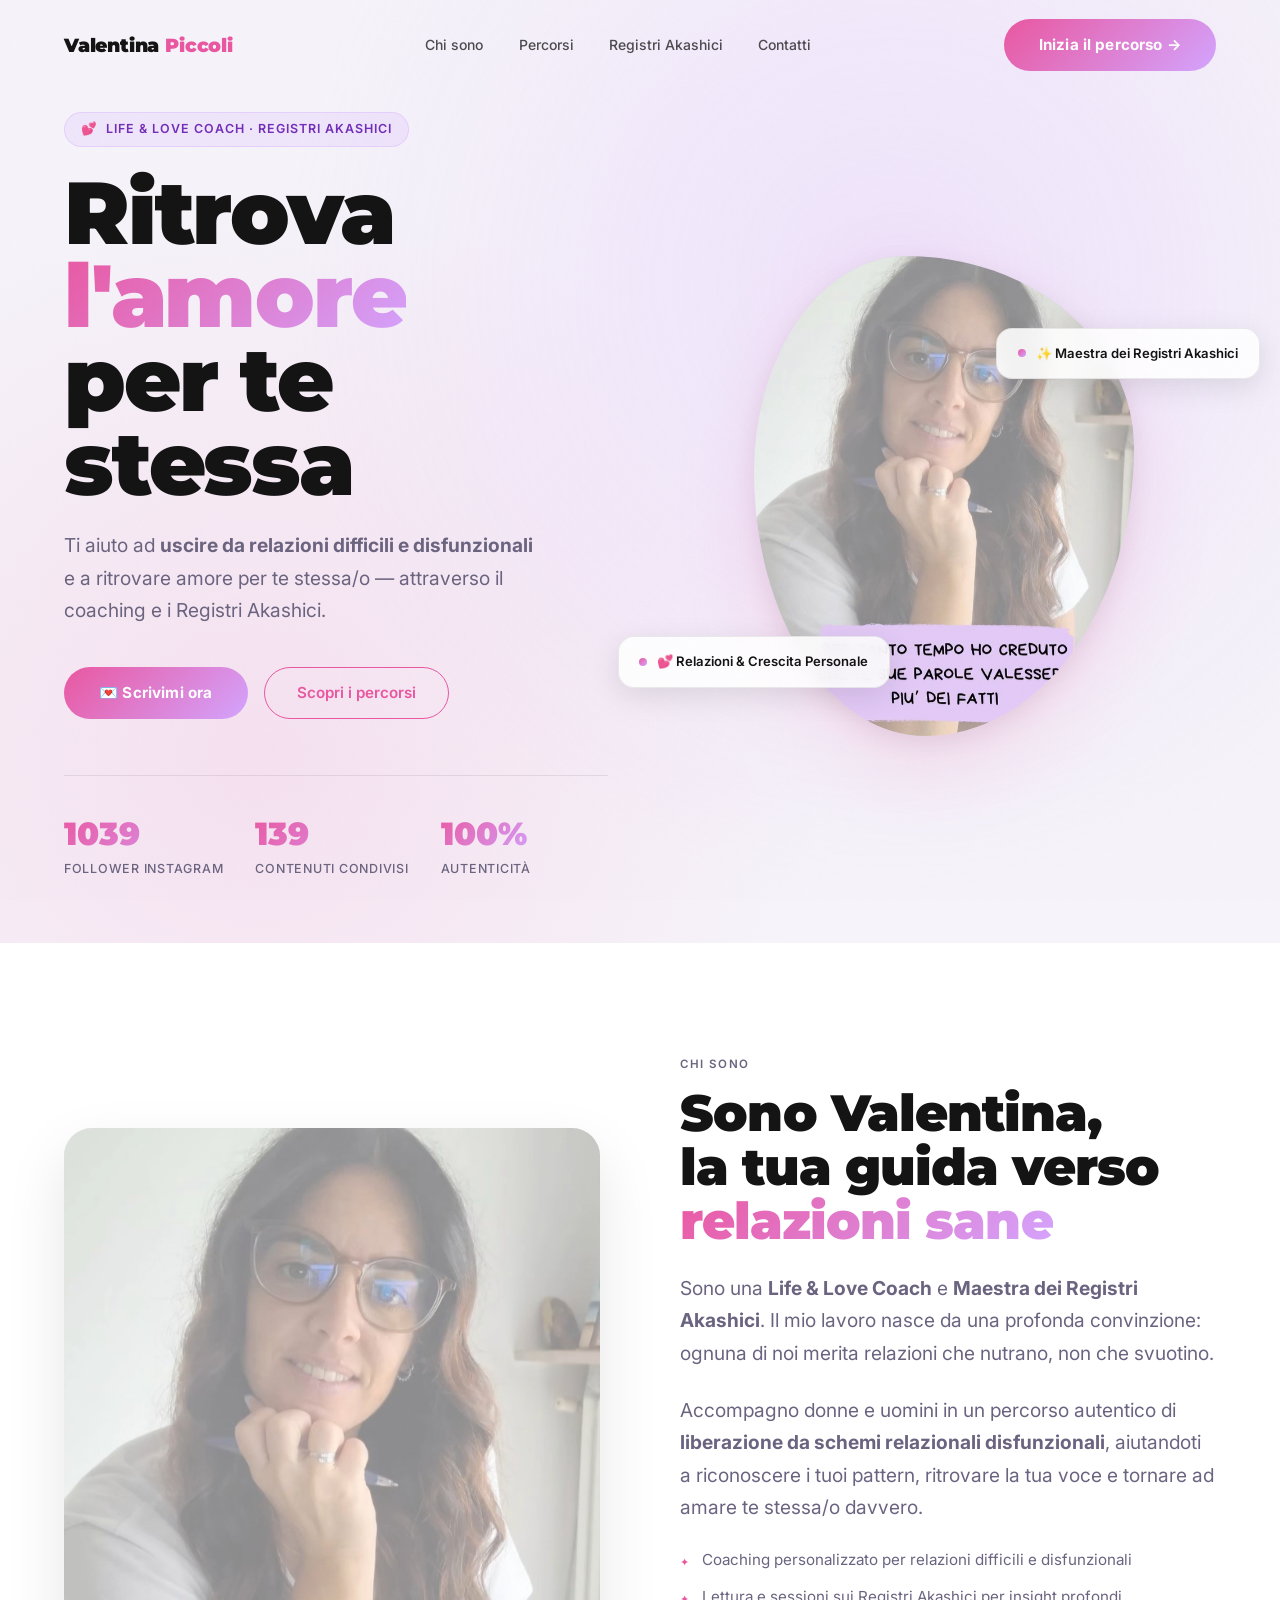
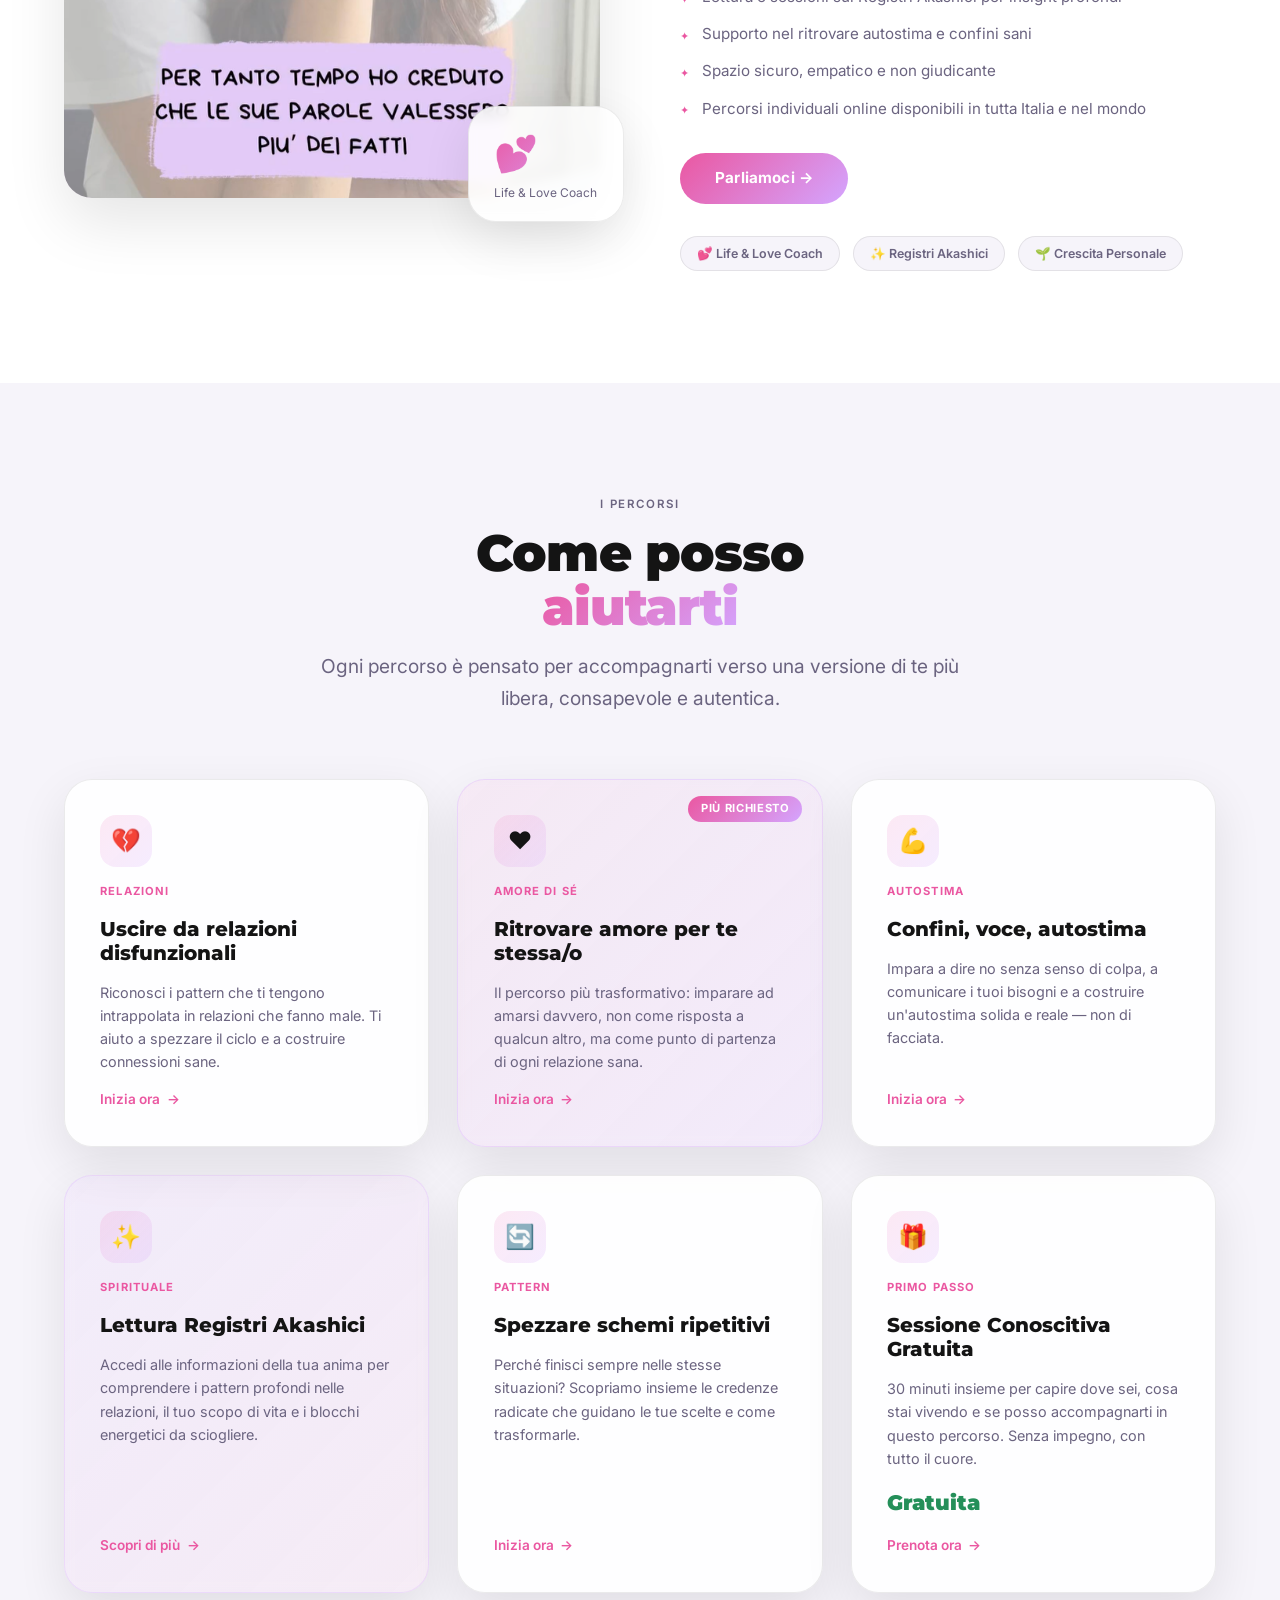
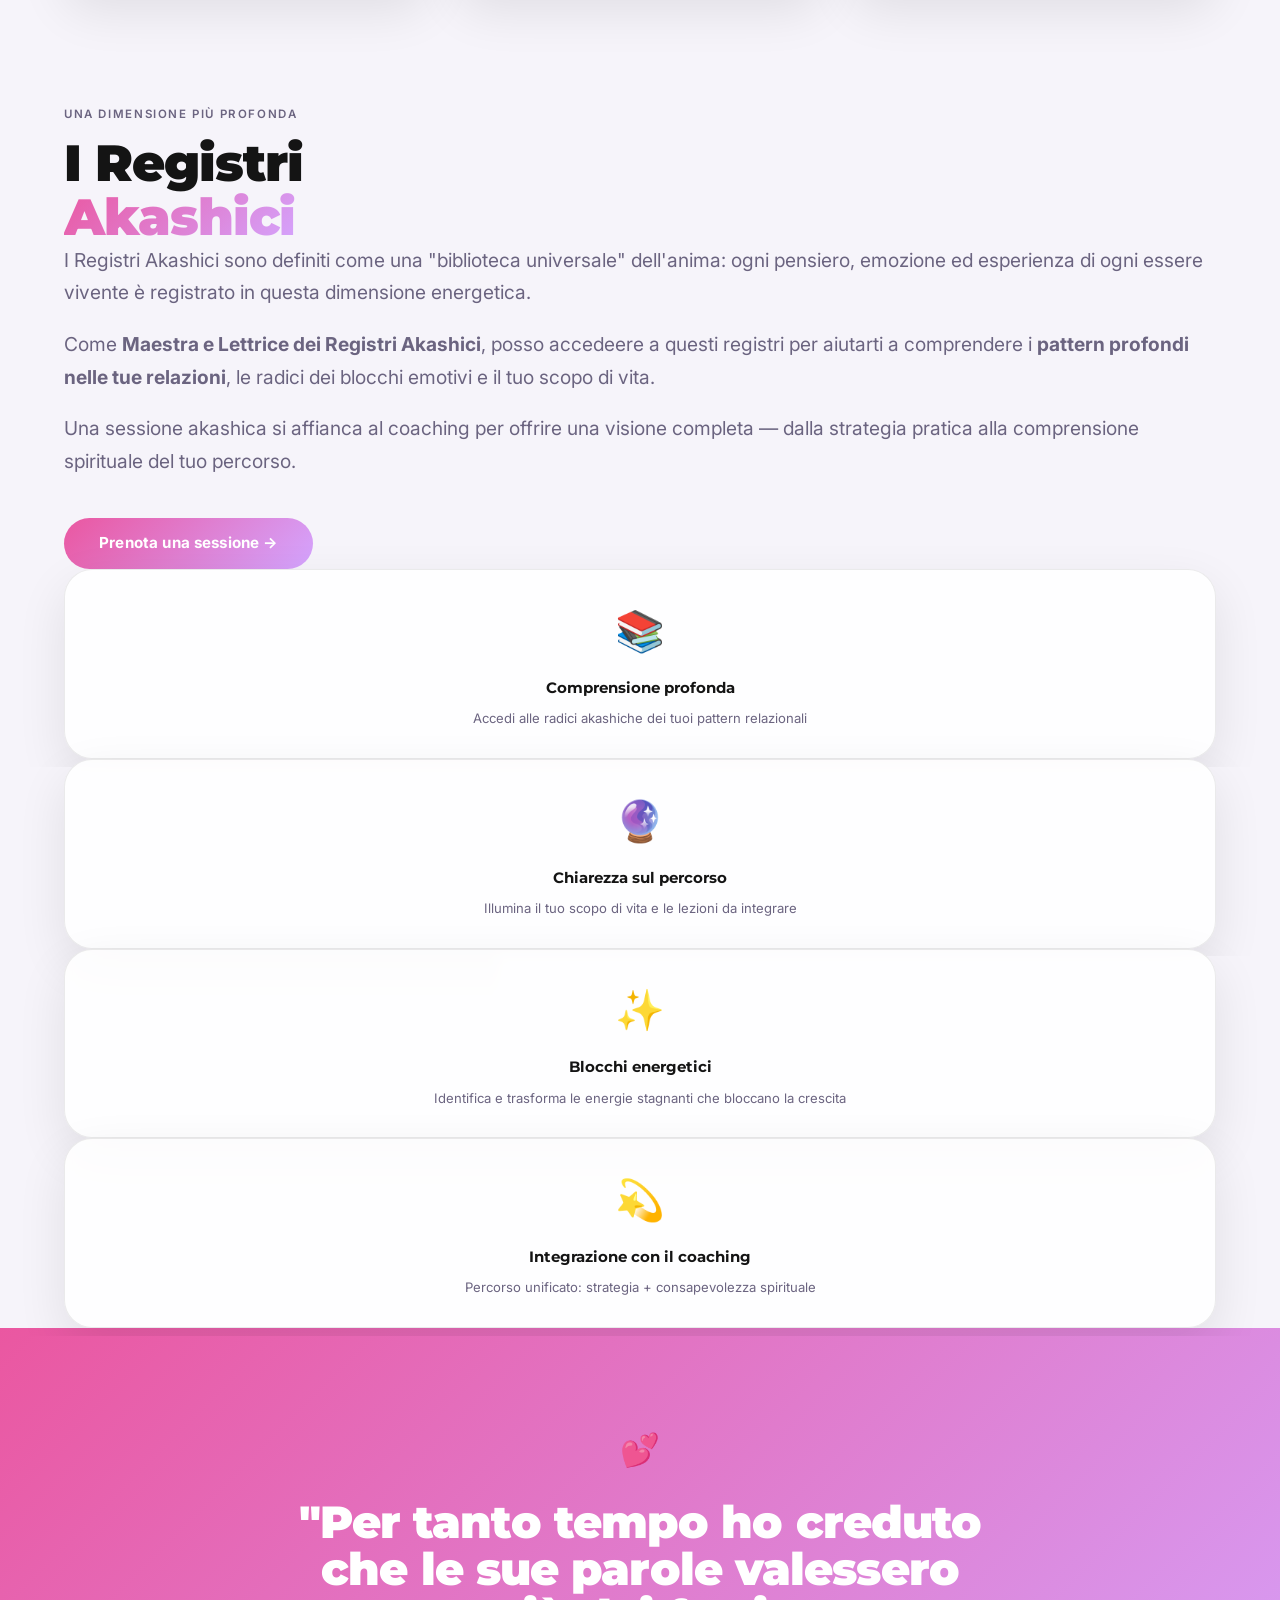
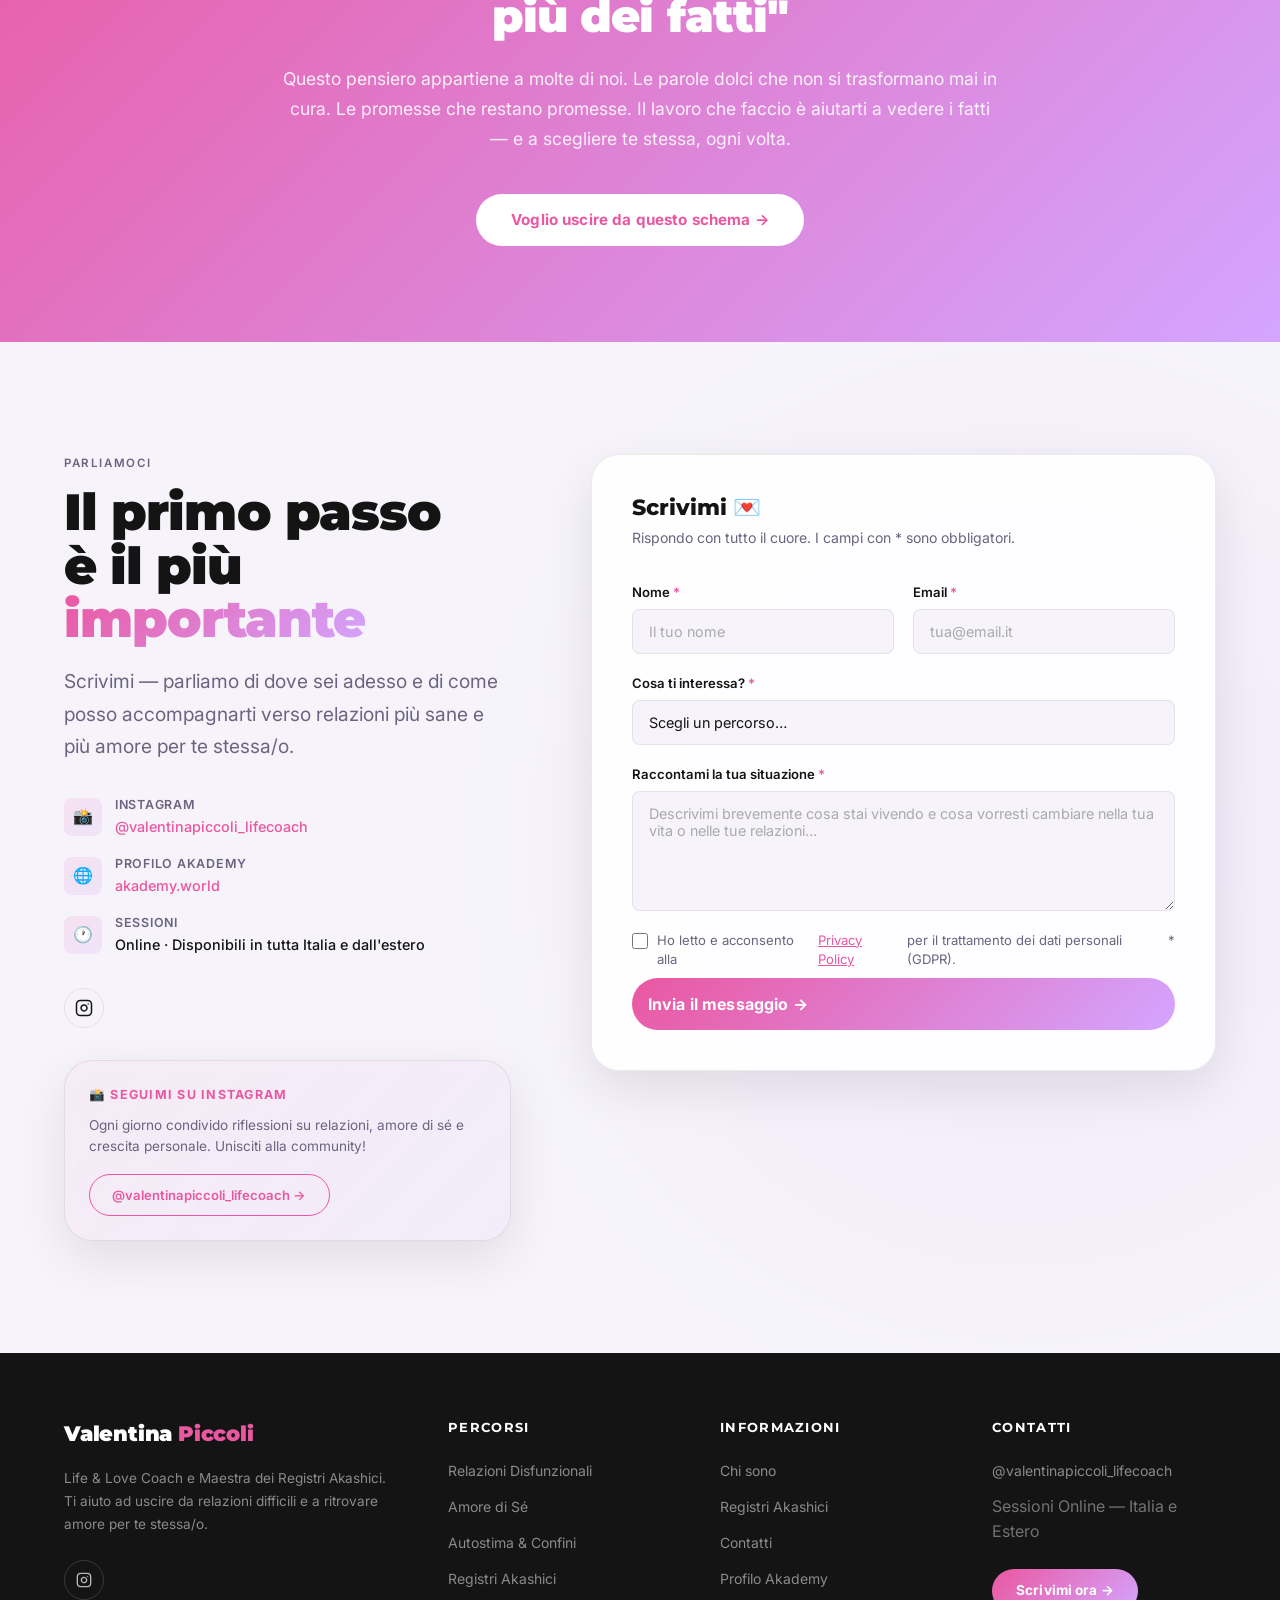
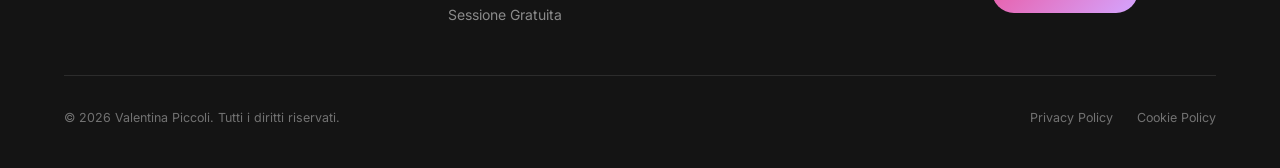
<file: index.html>
<!DOCTYPE html>
<html lang="it">

<head>
  <meta charset="UTF-8" />
  <meta name="viewport" content="width=device-width, initial-scale=1.0" />

  <!-- SEO Meta Tags -->
  <title>Valentina Piccoli — Life & Love Coach | Registri Akashici</title>
  <meta name="description"
    content="Ti aiuto ad uscire da relazioni difficili e disfunzionali e a ritrovare amore per te stessa/o. Life & Love Coach certificata e Maestra dei Registri Akashici." />
  <meta name="keywords"
    content="Valentina Piccoli, life coach, love coach, registri akashici, relazioni disfunzionali, coach relazioni, crescita personale" />
  <meta name="robots" content="index, follow" />
  <link rel="canonical" href="https://valentinapiccoli-lifecoach.github.io" />

  <!-- Open Graph -->
  <meta property="og:title" content="Valentina Piccoli — Life & Love Coach" />
  <meta property="og:description"
    content="Ti aiuto ad uscire da relazioni difficili e disfunzionali e a ritrovare amore per te stessa/o." />
  <meta property="og:type" content="website" />
  <meta property="og:url" content="https://valentinapiccoli-lifecoach.github.io" />
  <meta property="og:image" content="./assets/images/valentina-piccoli.png" />
  <meta property="og:locale" content="it_IT" />

  <!-- Twitter Card -->
  <meta name="twitter:card" content="summary_large_image" />
  <meta name="twitter:title" content="Valentina Piccoli — Life & Love Coach" />
  <meta name="twitter:description" content="Relazioni difficili? Ti aiuto a ritrovare amore per te stessa/o." />

  <!-- Schema.org -->
  <script type="application/ld+json">
  {
    "@context": "https://schema.org",
    "@type": ["Person", "LocalBusiness"],
    "name": "Valentina Piccoli",
    "jobTitle": "Life & Love Coach | Maestra dei Registri Akashici",
    "description": "Ti aiuto ad uscire da relazioni difficili e disfunzionali e a ritrovare amore per te stessa/o. Maestra e Lettrice dei Registri Akashici.",
    "url": "https://valentinapiccoli-lifecoach.github.io",
    "sameAs": [
      "https://www.instagram.com/valentinapiccoli_lifecoach",
      "https://akademy.world/consulting/valentina-piccoli/"
    ],
    "knowsAbout": ["Life coaching", "Love coaching", "Registri Akashici", "Relazioni", "Crescita personale"],
    "image": "./assets/images/valentina-piccoli.png"
  }
  </script>

  <!-- Fonts -->
  <link rel="preconnect" href="https://fonts.googleapis.com" />
  <link rel="preconnect" href="https://fonts.gstatic.com" crossorigin />
  <link
    href="https://fonts.googleapis.com/css2?family=Inter:wght@300;400;500;600;700&family=Montserrat:wght@400;500;700;800;900&display=swap"
    rel="stylesheet" />

  <!-- Styles -->
  <link rel="stylesheet" href="./assets/styles.css" />
</head>

<body>

  <!-- Grain Texture Overlay -->
  <div class="grain-overlay" aria-hidden="true"></div>

  <!-- Skip Navigation (A11Y) -->
  <a href="#main-content" class="skip-link">Salta al contenuto principale</a>

  <!-- ===================== NAVBAR ===================== -->
  <header id="navbar" role="banner">
    <div class="container">
      <div class="nav-inner">
        <a href="#hero" class="nav-logo" aria-label="Valentina Piccoli — Torna in cima">
          Valentina <span>Piccoli</span>
        </a>

        <nav role="navigation" aria-label="Navigazione principale">
          <ul class="nav-links" role="list">
            <li><a href="#about" class="nav-link">Chi sono</a></li>
            <li><a href="#services" class="nav-link">Percorsi</a></li>
            <li><a href="#registri" class="nav-link">Registri Akashici</a></li>
            <li><a href="#contact" class="nav-link">Contatti</a></li>
          </ul>
        </nav>

        <div class="nav-cta">
          <a href="#contact" class="btn-primary">Inizia il percorso →</a>
        </div>

        <button class="hamburger" id="hamburger-btn" aria-label="Apri menu" aria-expanded="false"
          aria-controls="mobile-menu">
          <span></span><span></span><span></span>
        </button>
      </div>
    </div>
  </header>

  <!-- Mobile Menu -->
  <div class="mobile-menu" id="mobile-menu" role="dialog" aria-label="Menu mobile" aria-modal="true">
    <nav>
      <ul role="list" style="display:flex;flex-direction:column;align-items:center;gap:2rem;">
        <li><a href="#about" class="nav-link" data-mobile-link>Chi sono</a></li>
        <li><a href="#services" class="nav-link" data-mobile-link>Percorsi</a></li>
        <li><a href="#registri" class="nav-link" data-mobile-link>Registri Akashici</a></li>
        <li><a href="#contact" class="nav-link" data-mobile-link>Contatti</a></li>
      </ul>
    </nav>
    <a href="#contact" class="btn-primary" data-mobile-link>Inizia il percorso →</a>
  </div>

  <main id="main-content">

    <!-- ===================== HERO ===================== -->
    <section id="hero" aria-labelledby="hero-title">
      <div class="hero-gradient" aria-hidden="true"></div>
      <div class="container">
        <div class="hero-inner">

          <!-- Text Column -->
          <div class="hero-text">
            <div class="hero-badge reveal">
              <span>💕</span> Life & Love Coach · Registri Akashici
            </div>

            <h1 class="headline-xl hero-title reveal delay-1" id="hero-title">
              Ritrova<br />
              <span class="text-gradient">l'amore</span><br />
              per te stessa
            </h1>

            <p class="body-lg hero-desc reveal delay-2">
              Ti aiuto ad <strong>uscire da relazioni difficili e disfunzionali</strong>
              e a ritrovare amore per te stessa/o — attraverso il coaching e i Registri Akashici.
            </p>

            <div class="hero-cta reveal delay-3">
              <a href="#contact" class="btn-primary">
                💌 Scrivimi ora
              </a>
              <a href="#services" class="btn-outline">
                Scopri i percorsi
              </a>
            </div>

            <div class="hero-stats reveal delay-4">
              <div>
                <div class="stat-num">1039</div>
                <div class="stat-label">Follower Instagram</div>
              </div>
              <div>
                <div class="stat-num">139</div>
                <div class="stat-label">Contenuti condivisi</div>
              </div>
              <div>
                <div class="stat-num">100%</div>
                <div class="stat-label">Autenticità</div>
              </div>
            </div>
          </div>

          <!-- Image Column -->
          <div class="hero-image-wrap reveal-right delay-2">
            <div class="hero-img-container"
              style="border-radius: 40% 60% 55% 45% / 45% 40% 60% 55%; overflow:hidden; animation: morph 8s ease-in-out infinite;">
              <img src="./assets/images/valentina-piccoli.png" alt="Valentina Piccoli, Life & Love Coach" width="380"
                height="480" loading="eager" decoding="async" style="width:100%;height:100%;object-fit:cover;" />
            </div>

            <!-- Floating Cards -->
            <div class="hero-floating-card card-1" aria-hidden="true">
              <span class="dot"></span>
              💕 Relazioni & Crescita Personale
            </div>
            <div class="hero-floating-card card-2" aria-hidden="true">
              <span class="dot"></span>
              ✨ Maestra dei Registri Akashici
            </div>
          </div>

        </div>
      </div>
    </section>

    <!-- ===================== ABOUT ===================== -->
    <section id="about" aria-labelledby="about-title">
      <div class="container">
        <div class="about-inner">

          <!-- Image Column -->
          <div class="about-image-wrap reveal-left">
            <div class="about-img-container">
              <img src="./assets/images/valentina-piccoli.png" alt="Valentina Piccoli — Life & Love Coach sorridente"
                width="420" height="525" loading="lazy" decoding="async"
                style="width:100%;height:100%;object-fit:cover;" />
            </div>
            <div class="about-badge-wrap card-soft" aria-label="Life & Love Coach">
              <div class="about-badge-num text-gradient">💕</div>
              <div class="about-badge-label">Life & Love Coach</div>
            </div>
          </div>

          <!-- Text Column -->
          <div class="about-text reveal-right">
            <p class="caption">Chi sono</p>
            <h2 class="headline-lg" id="about-title">
              Sono Valentina,<br />
              la tua guida verso<br />
              <span class="text-gradient">relazioni sane</span>
            </h2>

            <p class="body-lg">
              Sono una <strong>Life & Love Coach</strong> e <strong>Maestra dei Registri Akashici</strong>.
              Il mio lavoro nasce da una profonda convinzione: ognuna di noi merita relazioni che nutrano, non che
              svuotino.
            </p>
            <p class="body-lg">
              Accompagno donne e uomini in un percorso autentico di <strong>liberazione da schemi relazionali
                disfunzionali</strong>,
              aiutandoti a riconoscere i tuoi pattern, ritrovare la tua voce e tornare ad amare te stessa/o davvero.
            </p>

            <ul class="about-list" aria-label="Il mio approccio">
              <li>Coaching personalizzato per relazioni difficili e disfunzionali</li>
              <li>Lettura e sessioni sui Registri Akashici per insight profondi</li>
              <li>Supporto nel ritrovare autostima e confini sani</li>
              <li>Spazio sicuro, empatico e non giudicante</li>
              <li>Percorsi individuali online disponibili in tutta Italia e nel mondo</li>
            </ul>

            <a href="#contact" class="btn-primary">Parliamoci →</a>

            <div class="cert-row" aria-label="Specializzazioni">
              <span class="cert-badge">💕 Life & Love Coach</span>
              <span class="cert-badge">✨ Registri Akashici</span>
              <span class="cert-badge">🌱 Crescita Personale</span>
            </div>
          </div>

        </div>
      </div>
    </section>

    <!-- ===================== SERVICES ===================== -->
    <section id="services" aria-labelledby="services-title">
      <div class="container">
        <div class="section-header reveal">
          <p class="caption">I Percorsi</p>
          <h2 class="headline-lg" id="services-title">
            Come posso<br />
            <span class="text-gradient">aiutarti</span>
          </h2>
          <p class="body-lg">Ogni percorso è pensato per accompagnarti verso una versione di te più libera, consapevole
            e autentica.</p>
        </div>

        <div class="services-grid" role="list">

          <!-- Card 1 -->
          <article class="service-card card-soft reveal delay-1" role="listitem">
            <div class="service-icon" aria-hidden="true">💔</div>
            <p class="service-tag">Relazioni</p>
            <h3 class="service-title">Uscire da relazioni disfunzionali</h3>
            <p class="service-desc">Riconosci i pattern che ti tengono intrappolata in relazioni che fanno male. Ti
              aiuto a spezzare il ciclo e a costruire connessioni sane.</p>
            <a href="#contact" class="service-cta" aria-label="Contattami per il percorso su relazioni disfunzionali">
              Inizia ora <span aria-hidden="true">→</span>
            </a>
          </article>

          <!-- Card 2 — Featured -->
          <article class="service-card card-soft reveal delay-2" role="listitem"
            style="background: linear-gradient(135deg, rgba(244,114,182,0.08), rgba(212,165,255,0.12)); border-color: rgba(212,165,255,0.3); position: relative; overflow: hidden;">
            <div
              style="position:absolute;top:1rem;right:1.2rem;padding:0.25rem 0.8rem;border-radius:9999px;background:linear-gradient(135deg,var(--primary),var(--accent));color:#fff;font-size:0.7rem;font-weight:700;letter-spacing:0.06em;">
              PIÙ RICHIESTO
            </div>
            <div class="service-icon" aria-hidden="true">❤️</div>
            <p class="service-tag">Amore di sé</p>
            <h3 class="service-title">Ritrovare amore per te stessa/o</h3>
            <p class="service-desc">Il percorso più trasformativo: imparare ad amarsi davvero, non come risposta a
              qualcun altro, ma come punto di partenza di ogni relazione sana.</p>
            <a href="#contact" class="service-cta" aria-label="Contattami per il percorso amore di sé">
              Inizia ora <span aria-hidden="true">→</span>
            </a>
          </article>

          <!-- Card 3 -->
          <article class="service-card card-soft reveal delay-3" role="listitem">
            <div class="service-icon" aria-hidden="true">💪</div>
            <p class="service-tag">Autostima</p>
            <h3 class="service-title">Confini, voce, autostima</h3>
            <p class="service-desc">Impara a dire no senza senso di colpa, a comunicare i tuoi bisogni e a costruire
              un'autostima solida e reale — non di facciata.</p>
            <a href="#contact" class="service-cta" aria-label="Contattami per il percorso autostima">
              Inizia ora <span aria-hidden="true">→</span>
            </a>
          </article>

          <!-- Card 4 — Registri -->
          <article class="service-card card-soft reveal delay-1" role="listitem"
            style="background: linear-gradient(135deg, rgba(212,165,255,0.1), rgba(244,114,182,0.06)); border-color: rgba(212,165,255,0.25);">
            <div class="service-icon" aria-hidden="true">✨</div>
            <p class="service-tag">Spirituale</p>
            <h3 class="service-title">Lettura Registri Akashici</h3>
            <p class="service-desc">Accedi alle informazioni della tua anima per comprendere i pattern profondi nelle
              relazioni, il tuo scopo di vita e i blocchi energetici da sciogliere.</p>
            <a href="#registri" class="service-cta" aria-label="Scopri di più sui Registri Akashici">
              Scopri di più <span aria-hidden="true">→</span>
            </a>
          </article>

          <!-- Card 5 -->
          <article class="service-card card-soft reveal delay-2" role="listitem">
            <div class="service-icon" aria-hidden="true">🔄</div>
            <p class="service-tag">Pattern</p>
            <h3 class="service-title">Spezzare schemi ripetitivi</h3>
            <p class="service-desc">Perché finisci sempre nelle stesse situazioni? Scopriamo insieme le credenze
              radicate che guidano le tue scelte e come trasformarle.</p>
            <a href="#contact" class="service-cta" aria-label="Contattami per lavorare sui pattern ripetitivi">
              Inizia ora <span aria-hidden="true">→</span>
            </a>
          </article>

          <!-- Card 6 -->
          <article class="service-card card-soft reveal delay-3" role="listitem">
            <div class="service-icon" aria-hidden="true">🎁</div>
            <p class="service-tag">Primo passo</p>
            <h3 class="service-title">Sessione Conoscitiva Gratuita</h3>
            <p class="service-desc">30 minuti insieme per capire dove sei, cosa stai vivendo e se posso accompagnarti in
              questo percorso. Senza impegno, con tutto il cuore.</p>
            <div style="font-family:var(--font-heading);font-size:1.3rem;font-weight:900;color:hsl(150,60%,35%);">
              Gratuita</div>
            <a href="#contact" class="service-cta" aria-label="Prenota la sessione conoscitiva gratuita">
              Prenota ora <span aria-hidden="true">→</span>
            </a>
          </article>

        </div>
      </div>
    </section>

    <!-- ===================== REGISTRI AKASHICI ===================== -->
    <section id="registri" class="registri-section" aria-labelledby="registri-title">
      <div class="registri-bg" aria-hidden="true"></div>
      <div class="container">
        <div class="registri-inner">

          <div class="reveal-left">
            <p class="caption" style="margin-bottom:0.8rem;">Una dimensione più profonda</p>
            <h2 class="headline-lg" id="registri-title">
              I Registri<br />
              <span class="text-gradient">Akashici</span>
            </h2>
            <p class="body-lg" style="margin-bottom:1.2rem;">
              I Registri Akashici sono definiti come una "biblioteca universale" dell'anima:
              ogni pensiero, emozione ed esperienza di ogni essere vivente è registrato in questa dimensione energetica.
            </p>
            <p class="body-lg" style="margin-bottom:1.2rem;">
              Come <strong>Maestra e Lettrice dei Registri Akashici</strong>, posso accedeere a questi registri
              per aiutarti a comprendere i <strong>pattern profondi nelle tue relazioni</strong>,
              le radici dei blocchi emotivi e il tuo scopo di vita.
            </p>
            <p class="body-lg" style="margin-bottom:2.5rem;">
              Una sessione akashica si affianca al coaching per offrire una visione completa —
              dalla strategia pratica alla comprensione spirituale del tuo percorso.
            </p>
            <a href="#contact" class="btn-primary">Prenota una sessione →</a>
          </div>

          <div class="reveal-right">
            <div class="registri-grid">
              <!-- Feature cards -->
              <div class="card-soft" style="padding:1.8rem;text-align:center;">
                <div style="font-size:2.5rem;margin-bottom:0.8rem;">📚</div>
                <div style="font-family:var(--font-heading);font-weight:700;font-size:0.95rem;margin-bottom:0.5rem;">
                  Comprensione profonda</div>
                <p style="font-size:0.82rem;color:var(--muted);line-height:1.6;">Accedi alle radici akashiche dei tuoi
                  pattern relazionali</p>
              </div>
              <div class="card-soft" style="padding:1.8rem;text-align:center;">
                <div style="font-size:2.5rem;margin-bottom:0.8rem;">🔮</div>
                <div style="font-family:var(--font-heading);font-weight:700;font-size:0.95rem;margin-bottom:0.5rem;">
                  Chiarezza sul percorso</div>
                <p style="font-size:0.82rem;color:var(--muted);line-height:1.6;">Illumina il tuo scopo di vita e le
                  lezioni da integrare</p>
              </div>
              <div class="card-soft" style="padding:1.8rem;text-align:center;">
                <div style="font-size:2.5rem;margin-bottom:0.8rem;">✨</div>
                <div style="font-family:var(--font-heading);font-weight:700;font-size:0.95rem;margin-bottom:0.5rem;">
                  Blocchi energetici</div>
                <p style="font-size:0.82rem;color:var(--muted);line-height:1.6;">Identifica e trasforma le energie
                  stagnanti che bloccano la crescita</p>
              </div>
              <div class="card-soft" style="padding:1.8rem;text-align:center;">
                <div style="font-size:2.5rem;margin-bottom:0.8rem;">💫</div>
                <div style="font-family:var(--font-heading);font-weight:700;font-size:0.95rem;margin-bottom:0.5rem;">
                  Integrazione con il coaching</div>
                <p style="font-size:0.82rem;color:var(--muted);line-height:1.6;">Percorso unificato: strategia +
                  consapevolezza spirituale</p>
              </div>
            </div>
          </div>

        </div>
      </div>
    </section>

    <!-- ===================== MANIFESTO ===================== -->
    <section style="padding: 6rem 0; background: linear-gradient(135deg, var(--primary), var(--accent));"
      aria-labelledby="manifesto-title">
      <div class="container">
        <div style="max-width:720px;margin:0 auto;text-align:center;">
          <div style="font-size:2rem;margin-bottom:1.5rem;">💕</div>
          <h2 class="headline-lg" id="manifesto-title"
            style="color:#fff;margin-bottom:1.5rem;font-size:clamp(1.8rem,3.5vw,3rem);">
            "Per tanto tempo ho creduto che le sue parole valessero più dei fatti"
          </h2>
          <p style="font-size:1.1rem;color:rgba(255,255,255,0.88);line-height:1.7;margin-bottom:2.5rem;">
            Questo pensiero appartiene a molte di noi. Le parole dolci che non si trasformano mai in cura.
            Le promesse che restano promesse. Il lavoro che faccio è aiutarti a vedere i fatti —
            e a scegliere te stessa, ogni volta.
          </p>
          <a href="#contact" class="btn-primary" style="background:#fff;color:var(--primary);">
            Voglio uscire da questo schema →
          </a>
        </div>
      </div>
    </section>

    <!-- ===================== CONTACT ===================== -->
    <section id="contact" aria-labelledby="contact-title">
      <div class="contact-bg" aria-hidden="true"></div>
      <div class="container">
        <div class="contact-inner">

          <!-- Info Column -->
          <div class="contact-info reveal-left">
            <p class="caption">Parliamoci</p>
            <h2 class="headline-lg" id="contact-title">
              Il primo passo<br />
              è il più<br />
              <span class="text-gradient">importante</span>
            </h2>
            <p class="body-lg">Scrivimi — parliamo di dove sei adesso e di come posso accompagnarti verso relazioni più
              sane e più amore per te stessa/o.</p>

            <div class="contact-details" role="list">
              <div class="contact-item" role="listitem">
                <div class="contact-icon" aria-hidden="true">📸</div>
                <div>
                  <div
                    style="font-size:0.78rem;color:var(--muted);font-weight:600;text-transform:uppercase;letter-spacing:0.06em;">
                    Instagram</div>
                  <a href="https://www.instagram.com/valentinapiccoli_lifecoach" target="_blank"
                    rel="noopener noreferrer"
                    style="font-weight:500;color:var(--primary);">@valentinapiccoli_lifecoach</a>
                </div>
              </div>
              <div class="contact-item" role="listitem">
                <div class="contact-icon" aria-hidden="true">🌐</div>
                <div>
                  <div
                    style="font-size:0.78rem;color:var(--muted);font-weight:600;text-transform:uppercase;letter-spacing:0.06em;">
                    Profilo Akademy</div>
                  <a href="https://akademy.world/consulting/valentina-piccoli/" target="_blank"
                    rel="noopener noreferrer" style="font-weight:500;color:var(--primary);">akademy.world</a>
                </div>
              </div>
              <div class="contact-item" role="listitem">
                <div class="contact-icon" aria-hidden="true">🕐</div>
                <div>
                  <div
                    style="font-size:0.78rem;color:var(--muted);font-weight:600;text-transform:uppercase;letter-spacing:0.06em;">
                    Sessioni</div>
                  <div style="font-weight:500;">Online · Disponibili in tutta Italia e dall'estero</div>
                </div>
              </div>
            </div>

            <div class="contact-social" role="list" aria-label="Social media">
              <a href="https://www.instagram.com/valentinapiccoli_lifecoach" target="_blank" rel="noopener noreferrer"
                class="social-btn" role="listitem" aria-label="Seguimi su Instagram">
                <svg width="18" height="18" viewBox="0 0 24 24" fill="none" stroke="currentColor" stroke-width="2"
                  stroke-linecap="round" stroke-linejoin="round" aria-hidden="true">
                  <rect x="2" y="2" width="20" height="20" rx="5" />
                  <path d="M16 11.37A4 4 0 1 1 12.63 8 4 4 0 0 1 16 11.37z" />
                  <line x1="17.5" y1="6.5" x2="17.51" y2="6.5" />
                </svg>
              </a>
            </div>

            <!-- Instagram CTA Box -->
            <div class="card-soft"
              style="padding:1.5rem;margin-top:2rem;background:linear-gradient(135deg,rgba(244,114,182,0.06),rgba(212,165,255,0.09));">
              <div
                style="font-size:0.78rem;font-weight:700;text-transform:uppercase;letter-spacing:0.1em;color:var(--primary);margin-bottom:0.6rem;">
                📸 Seguimi su Instagram</div>
              <p style="font-size:0.85rem;color:var(--muted);line-height:1.6;margin-bottom:1rem;">Ogni giorno condivido
                riflessioni su relazioni, amore di sé e crescita personale. Unisciti alla community!</p>
              <a href="https://www.instagram.com/valentinapiccoli_lifecoach" target="_blank" rel="noopener noreferrer"
                class="btn-outline" style="font-size:0.82rem;padding:0.6rem 1.4rem;">
                @valentinapiccoli_lifecoach →
              </a>
            </div>
          </div>

          <!-- Form Column -->
          <div class="contact-form-wrap card-soft reveal-right">
            <form id="contact-form" novalidate aria-label="Modulo di contatto con Valentina Piccoli">
              <h3 class="form-title">Scrivimi 💌</h3>
              <p class="form-subtitle">Rispondo con tutto il cuore. I campi con * sono obbligatori.</p>

              <div class="form-grid">
                <div class="form-group">
                  <label class="form-label" for="f-name">Nome <span class="req" aria-hidden="true">*</span></label>
                  <input class="form-input" type="text" id="f-name" name="name" autocomplete="given-name" required
                    aria-required="true" placeholder="Il tuo nome" aria-describedby="f-name-error" />
                  <span class="form-error" id="f-name-error" role="alert" aria-live="polite"></span>
                </div>

                <div class="form-group">
                  <label class="form-label" for="f-email">Email <span class="req" aria-hidden="true">*</span></label>
                  <input class="form-input" type="email" id="f-email" name="email" autocomplete="email" required
                    aria-required="true" placeholder="tua@email.it" aria-describedby="f-email-error" />
                  <span class="form-error" id="f-email-error" role="alert" aria-live="polite"></span>
                </div>

                <div class="form-group full">
                  <label class="form-label" for="f-service">Cosa ti interessa? <span class="req"
                      aria-hidden="true">*</span></label>
                  <select class="form-select" id="f-service" name="service" required aria-required="true"
                    aria-describedby="f-service-error">
                    <option value="" disabled selected>Scegli un percorso…</option>
                    <option value="relazioni">Uscire da relazioni disfunzionali</option>
                    <option value="amore-se">Ritrovare amore per me stessa/o</option>
                    <option value="autostima">Confini, voce, autostima</option>
                    <option value="akashici">Lettura Registri Akashici</option>
                    <option value="pattern">Spezzare schemi ripetitivi</option>
                    <option value="conoscitiva">Sessione conoscitiva gratuita</option>
                  </select>
                  <span class="form-error" id="f-service-error" role="alert" aria-live="polite"></span>
                </div>

                <div class="form-group full">
                  <label class="form-label" for="f-message">Raccontami la tua situazione <span class="req"
                      aria-hidden="true">*</span></label>
                  <textarea class="form-textarea" id="f-message" name="message" required aria-required="true"
                    placeholder="Descrivimi brevemente cosa stai vivendo e cosa vorresti cambiare nella tua vita o nelle tue relazioni…"
                    aria-describedby="f-message-error"></textarea>
                  <span class="form-error" id="f-message-error" role="alert" aria-live="polite"></span>
                </div>

                <div class="form-group full">
                  <label class="form-check">
                    <input type="checkbox" id="f-privacy" name="privacy" required aria-required="true"
                      aria-describedby="f-privacy-error" />
                    Ho letto e acconsento alla <a href="#"
                      style="color:var(--primary);text-decoration:underline;">Privacy Policy</a> per il trattamento dei
                    dati personali (GDPR).<span class="req" aria-hidden="true"> *</span>
                  </label>
                  <span class="form-error" id="f-privacy-error" role="alert" aria-live="polite"></span>
                </div>
              </div>

              <button type="submit" class="btn-primary form-submit">
                Invia il messaggio →
              </button>
            </form>

            <!-- Success State -->
            <div class="form-success" id="form-success" role="status" aria-live="polite">
              <div class="icon">💕</div>
              <h3>Messaggio inviato!</h3>
              <p>Grazie per aver fatto questo passo. Valentina ti risponderà presto per organizzare la vostra prima
                chiamata.</p>
              <br />
              <a href="https://www.instagram.com/valentinapiccoli_lifecoach" target="_blank" rel="noopener noreferrer"
                class="btn-outline" style="margin-top:1rem;">Seguimi su Instagram →</a>
            </div>
          </div>

        </div>
      </div>
    </section>

  </main>

  <!-- ===================== FOOTER ===================== -->
  <footer id="footer" role="contentinfo">
    <div class="container">
      <div class="footer-top">

        <div class="footer-brand">
          <div class="nav-logo">Valentina <span>Piccoli</span></div>
          <p class="footer-desc">
            Life & Love Coach e Maestra dei Registri Akashici. Ti aiuto ad uscire da relazioni difficili e a ritrovare
            amore per te stessa/o.
          </p>
          <div style="display:flex;gap:0.8rem;margin-top:1rem;">
            <a href="https://www.instagram.com/valentinapiccoli_lifecoach" target="_blank" rel="noopener noreferrer"
              class="social-btn" aria-label="Instagram di Valentina Piccoli"
              style="border-color:rgba(255,255,255,0.15);color:rgba(255,255,255,0.7);">
              <svg width="16" height="16" viewBox="0 0 24 24" fill="none" stroke="currentColor" stroke-width="2"
                stroke-linecap="round" stroke-linejoin="round" aria-hidden="true">
                <rect x="2" y="2" width="20" height="20" rx="5" />
                <path d="M16 11.37A4 4 0 1 1 12.63 8 4 4 0 0 1 16 11.37z" />
                <line x1="17.5" y1="6.5" x2="17.51" y2="6.5" />
              </svg>
            </a>
          </div>
        </div>

        <div>
          <div class="footer-col-title">Percorsi</div>
          <ul class="footer-links">
            <li><a href="#services">Relazioni Disfunzionali</a></li>
            <li><a href="#services">Amore di Sé</a></li>
            <li><a href="#services">Autostima & Confini</a></li>
            <li><a href="#registri">Registri Akashici</a></li>
            <li><a href="#services">Sessione Gratuita</a></li>
          </ul>
        </div>

        <div>
          <div class="footer-col-title">Informazioni</div>
          <ul class="footer-links">
            <li><a href="#about">Chi sono</a></li>
            <li><a href="#registri">Registri Akashici</a></li>
            <li><a href="#contact">Contatti</a></li>
            <li><a href="https://akademy.world/consulting/valentina-piccoli/" target="_blank"
                rel="noopener noreferrer">Profilo Akademy</a></li>
          </ul>
        </div>

        <div>
          <div class="footer-col-title">Contatti</div>
          <ul class="footer-links">
            <li><a href="https://www.instagram.com/valentinapiccoli_lifecoach" target="_blank"
                rel="noopener noreferrer">@valentinapiccoli_lifecoach</a></li>
            <li><span style="color:rgba(255,255,255,0.4);">Sessioni Online — Italia e Estero</span></li>
          </ul>
          <div style="margin-top:1.5rem;">
            <a href="#contact" class="btn-primary" style="font-size:0.85rem;padding:0.7rem 1.5rem;">
              Scrivimi ora →
            </a>
          </div>
        </div>

      </div>

      <div class="footer-bottom">
        <div>© <span id="footer-year">2026</span> Valentina Piccoli. Tutti i diritti riservati.</div>
        <div class="footer-legal">
          <a href="#">Privacy Policy</a>
          <a href="#">Cookie Policy</a>
        </div>
      </div>

    </div>
  </footer>

  <!-- JavaScript -->
  <script src="./assets/app.js" defer></script>
</body>

</html>
</file>
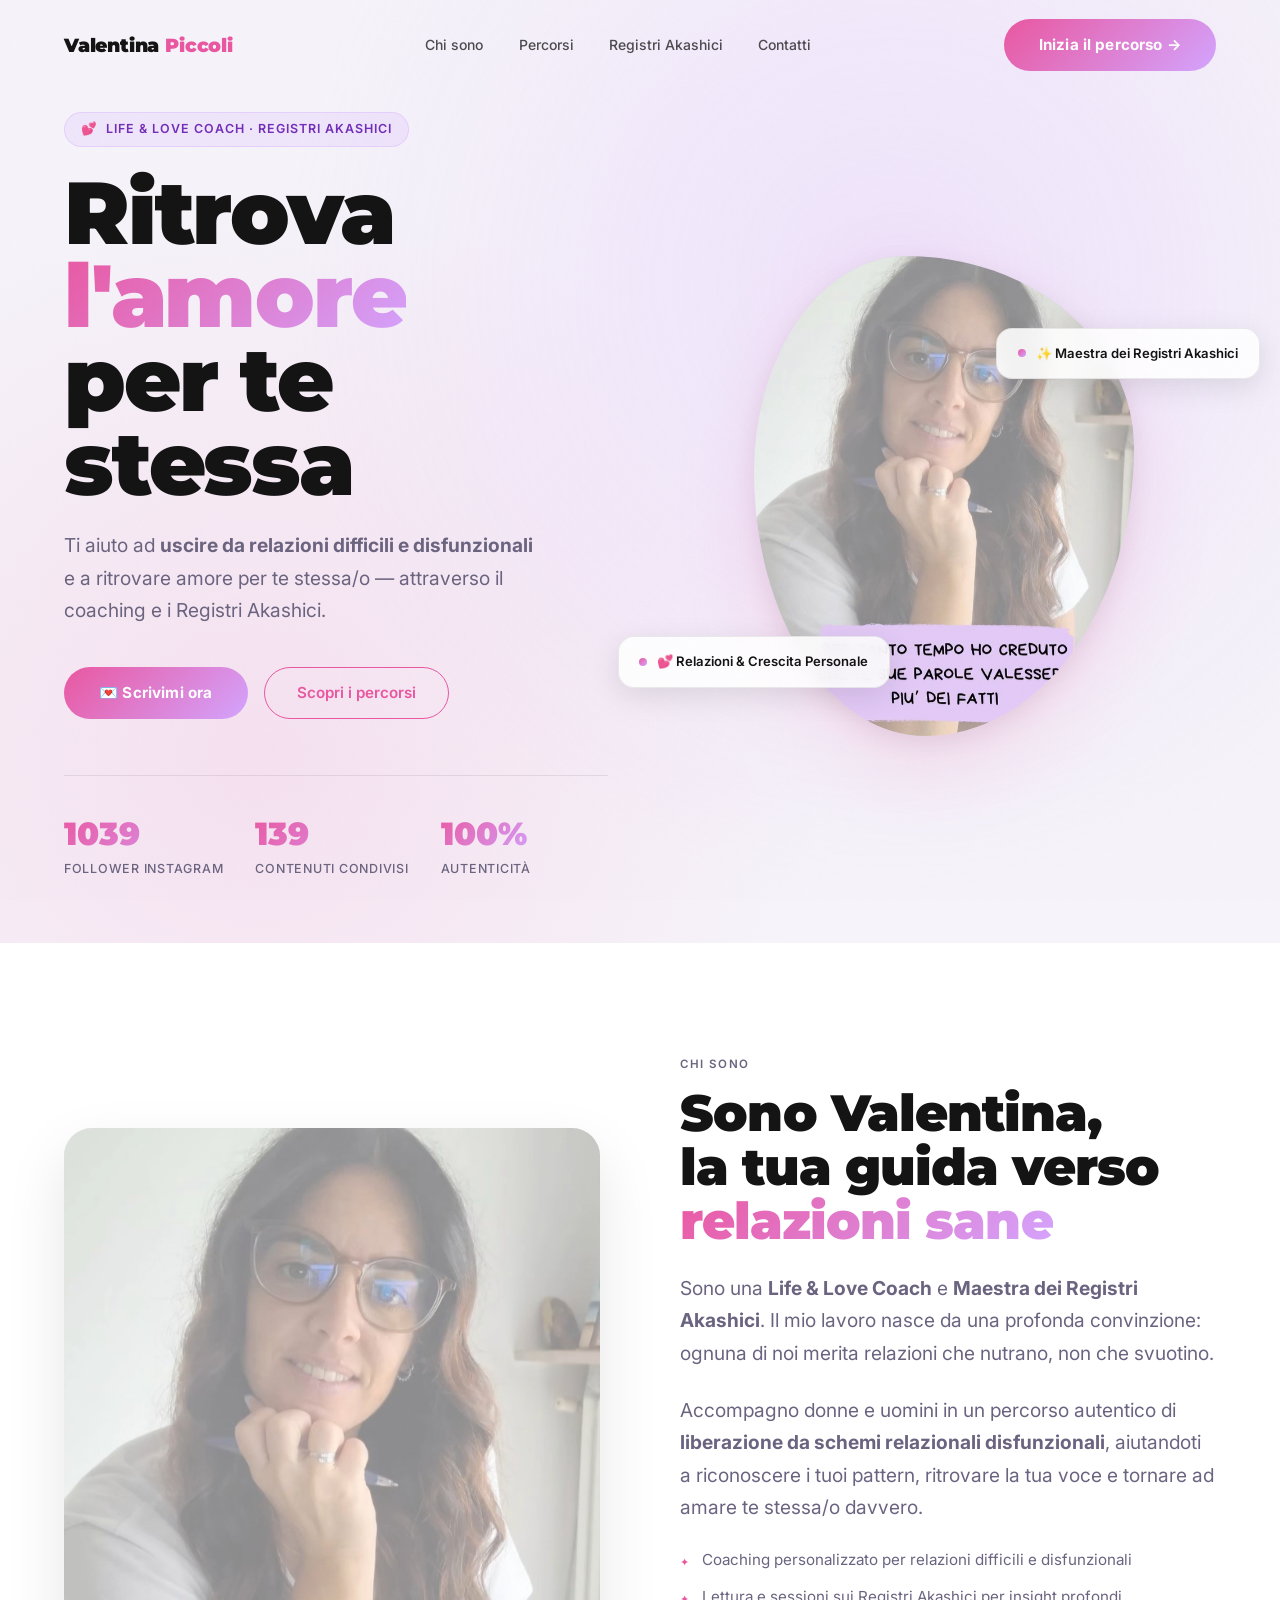
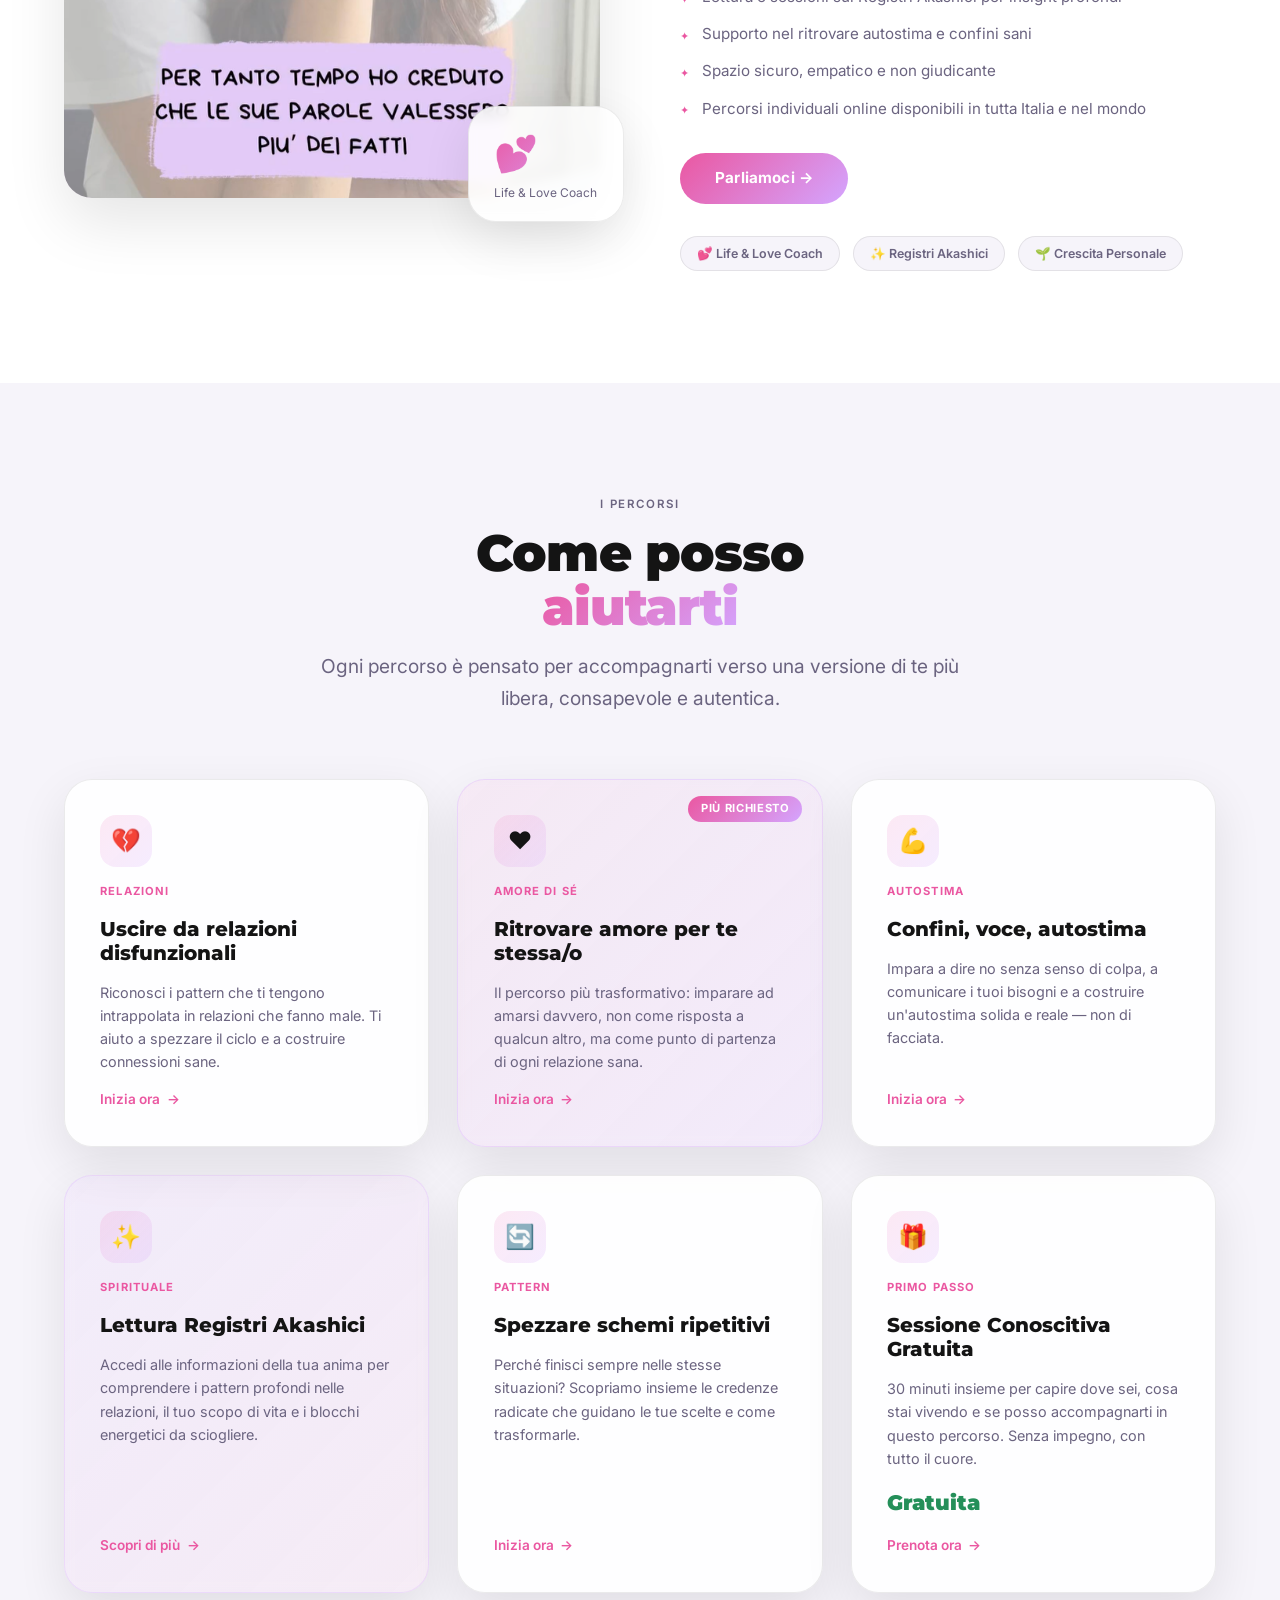
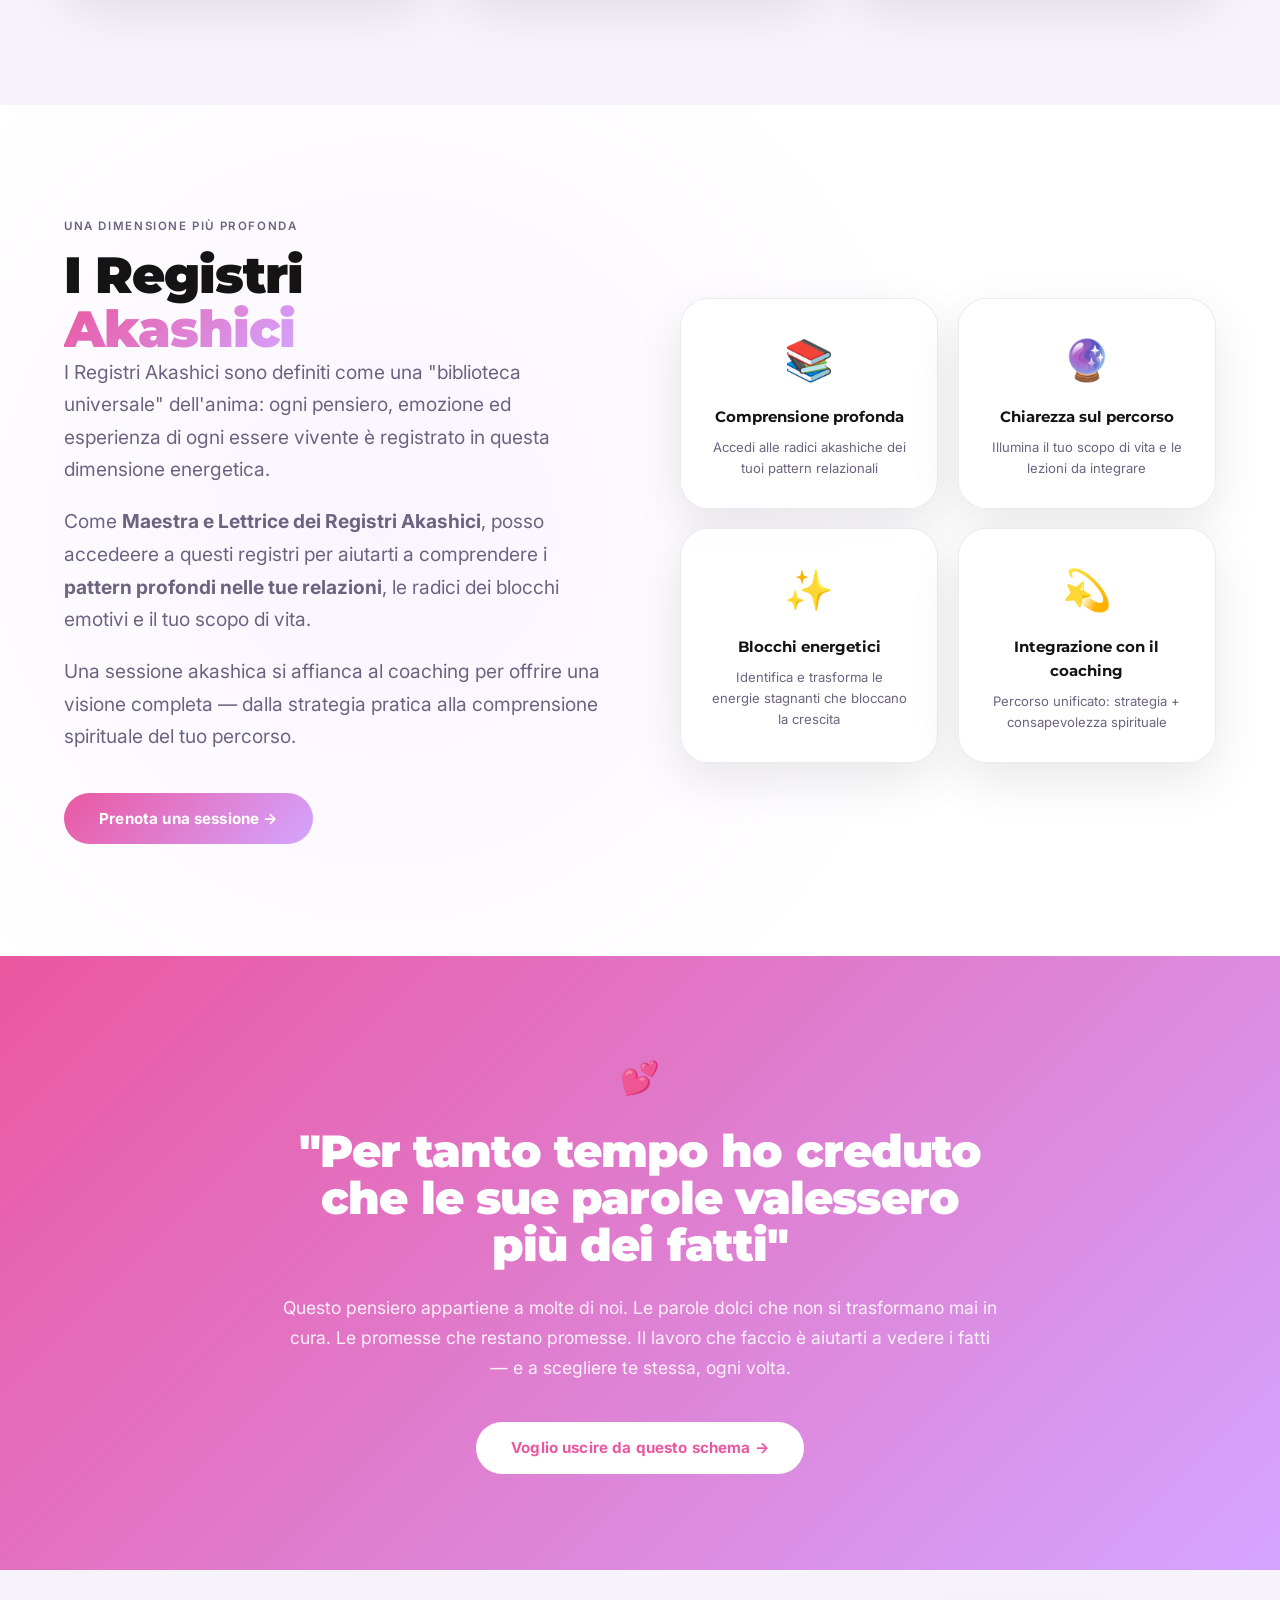
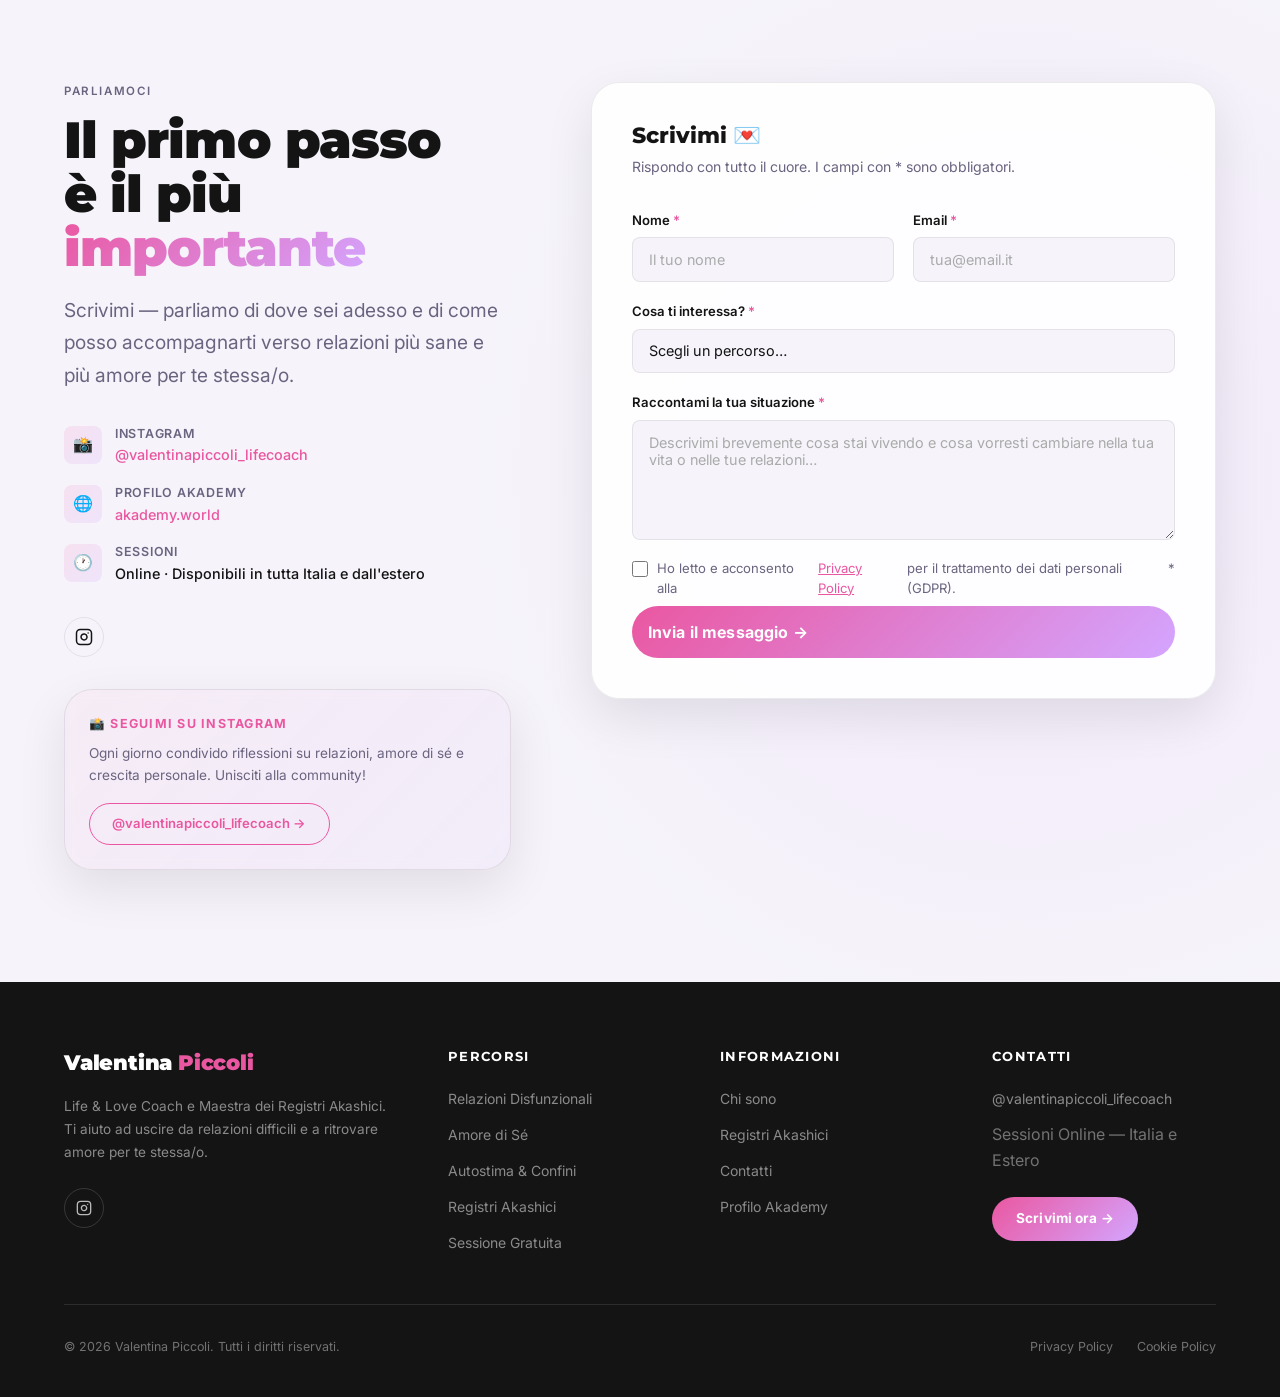
<file: coach-landing/index.html>
<!DOCTYPE html>
<html lang="it">

<head>
  <meta charset="UTF-8" />
  <meta name="viewport" content="width=device-width, initial-scale=1.0" />

  <!-- SEO Meta Tags -->
  <title>Valentina Piccoli — Life & Love Coach | Registri Akashici</title>
  <meta name="description"
    content="Ti aiuto ad uscire da relazioni difficili e disfunzionali e a ritrovare amore per te stessa/o. Life & Love Coach certificata e Maestra dei Registri Akashici." />
  <meta name="keywords"
    content="Valentina Piccoli, life coach, love coach, registri akashici, relazioni disfunzionali, coach relazioni, crescita personale" />
  <meta name="robots" content="index, follow" />
  <link rel="canonical" href="https://valentinapiccoli-lifecoach.github.io" />

  <!-- Open Graph -->
  <meta property="og:title" content="Valentina Piccoli — Life & Love Coach" />
  <meta property="og:description"
    content="Ti aiuto ad uscire da relazioni difficili e disfunzionali e a ritrovare amore per te stessa/o." />
  <meta property="og:type" content="website" />
  <meta property="og:url" content="https://valentinapiccoli-lifecoach.github.io" />
  <meta property="og:image" content="./assets/images/valentina-piccoli.png" />
  <meta property="og:locale" content="it_IT" />

  <!-- Twitter Card -->
  <meta name="twitter:card" content="summary_large_image" />
  <meta name="twitter:title" content="Valentina Piccoli — Life & Love Coach" />
  <meta name="twitter:description" content="Relazioni difficili? Ti aiuto a ritrovare amore per te stessa/o." />

  <!-- Schema.org -->
  <script type="application/ld+json">
  {
    "@context": "https://schema.org",
    "@type": ["Person", "LocalBusiness"],
    "name": "Valentina Piccoli",
    "jobTitle": "Life & Love Coach | Maestra dei Registri Akashici",
    "description": "Ti aiuto ad uscire da relazioni difficili e disfunzionali e a ritrovare amore per te stessa/o. Maestra e Lettrice dei Registri Akashici.",
    "url": "https://valentinapiccoli-lifecoach.github.io",
    "sameAs": [
      "https://www.instagram.com/valentinapiccoli_lifecoach",
      "https://akademy.world/consulting/valentina-piccoli/"
    ],
    "knowsAbout": ["Life coaching", "Love coaching", "Registri Akashici", "Relazioni", "Crescita personale"],
    "image": "./assets/images/valentina-piccoli.png"
  }
  </script>

  <!-- Fonts -->
  <link rel="preconnect" href="https://fonts.googleapis.com" />
  <link rel="preconnect" href="https://fonts.gstatic.com" crossorigin />
  <link
    href="https://fonts.googleapis.com/css2?family=Inter:wght@300;400;500;600;700&family=Montserrat:wght@400;500;700;800;900&display=swap"
    rel="stylesheet" />

  <!-- Styles -->
  <link rel="stylesheet" href="./assets/styles.css" />
</head>

<body>

  <!-- Grain Texture Overlay -->
  <div class="grain-overlay" aria-hidden="true"></div>

  <!-- Skip Navigation (A11Y) -->
  <a href="#main-content" class="skip-link">Salta al contenuto principale</a>

  <!-- ===================== NAVBAR ===================== -->
  <header id="navbar" role="banner">
    <div class="container">
      <div class="nav-inner">
        <a href="#hero" class="nav-logo" aria-label="Valentina Piccoli — Torna in cima">
          Valentina <span>Piccoli</span>
        </a>

        <nav role="navigation" aria-label="Navigazione principale">
          <ul class="nav-links" role="list">
            <li><a href="#about" class="nav-link">Chi sono</a></li>
            <li><a href="#services" class="nav-link">Percorsi</a></li>
            <li><a href="#registri" class="nav-link">Registri Akashici</a></li>
            <li><a href="#contact" class="nav-link">Contatti</a></li>
          </ul>
        </nav>

        <div class="nav-cta">
          <a href="#contact" class="btn-primary">Inizia il percorso →</a>
        </div>

        <button class="hamburger" id="hamburger-btn" aria-label="Apri menu" aria-expanded="false"
          aria-controls="mobile-menu">
          <span></span><span></span><span></span>
        </button>
      </div>
    </div>
  </header>

  <!-- Mobile Menu -->
  <div class="mobile-menu" id="mobile-menu" role="dialog" aria-label="Menu mobile" aria-modal="true">
    <nav>
      <ul role="list" style="display:flex;flex-direction:column;align-items:center;gap:2rem;">
        <li><a href="#about" class="nav-link" data-mobile-link>Chi sono</a></li>
        <li><a href="#services" class="nav-link" data-mobile-link>Percorsi</a></li>
        <li><a href="#registri" class="nav-link" data-mobile-link>Registri Akashici</a></li>
        <li><a href="#contact" class="nav-link" data-mobile-link>Contatti</a></li>
      </ul>
    </nav>
    <a href="#contact" class="btn-primary" data-mobile-link>Inizia il percorso →</a>
  </div>

  <main id="main-content">

    <!-- ===================== HERO ===================== -->
    <section id="hero" aria-labelledby="hero-title">
      <div class="hero-gradient" aria-hidden="true"></div>
      <div class="container">
        <div class="hero-inner">

          <!-- Text Column -->
          <div class="hero-text">
            <div class="hero-badge reveal">
              <span>💕</span> Life & Love Coach · Registri Akashici
            </div>

            <h1 class="headline-xl hero-title reveal delay-1" id="hero-title">
              Ritrova<br />
              <span class="text-gradient">l'amore</span><br />
              per te stessa
            </h1>

            <p class="body-lg hero-desc reveal delay-2">
              Ti aiuto ad <strong>uscire da relazioni difficili e disfunzionali</strong>
              e a ritrovare amore per te stessa/o — attraverso il coaching e i Registri Akashici.
            </p>

            <div class="hero-cta reveal delay-3">
              <a href="#contact" class="btn-primary">
                💌 Scrivimi ora
              </a>
              <a href="#services" class="btn-outline">
                Scopri i percorsi
              </a>
            </div>

            <div class="hero-stats reveal delay-4">
              <div>
                <div class="stat-num">1039</div>
                <div class="stat-label">Follower Instagram</div>
              </div>
              <div>
                <div class="stat-num">139</div>
                <div class="stat-label">Contenuti condivisi</div>
              </div>
              <div>
                <div class="stat-num">100%</div>
                <div class="stat-label">Autenticità</div>
              </div>
            </div>
          </div>

          <!-- Image Column -->
          <div class="hero-image-wrap reveal-right delay-2">
            <div class="hero-img-container"
              style="border-radius: 40% 60% 55% 45% / 45% 40% 60% 55%; overflow:hidden; animation: morph 8s ease-in-out infinite;">
              <img src="./assets/images/valentina-piccoli.png" alt="Valentina Piccoli, Life & Love Coach" width="380"
                height="480" loading="eager" decoding="async" style="width:100%;height:100%;object-fit:cover;" />
            </div>

            <!-- Floating Cards -->
            <div class="hero-floating-card card-1" aria-hidden="true">
              <span class="dot"></span>
              💕 Relazioni & Crescita Personale
            </div>
            <div class="hero-floating-card card-2" aria-hidden="true">
              <span class="dot"></span>
              ✨ Maestra dei Registri Akashici
            </div>
          </div>

        </div>
      </div>
    </section>

    <!-- ===================== ABOUT ===================== -->
    <section id="about" aria-labelledby="about-title">
      <div class="container">
        <div class="about-inner">

          <!-- Image Column -->
          <div class="about-image-wrap reveal-left">
            <div class="about-img-container">
              <img src="./assets/images/valentina-piccoli.png" alt="Valentina Piccoli — Life & Love Coach sorridente"
                width="420" height="525" loading="lazy" decoding="async"
                style="width:100%;height:100%;object-fit:cover;" />
            </div>
            <div class="about-badge-wrap card-soft" aria-label="Life & Love Coach">
              <div class="about-badge-num text-gradient">💕</div>
              <div class="about-badge-label">Life & Love Coach</div>
            </div>
          </div>

          <!-- Text Column -->
          <div class="about-text reveal-right">
            <p class="caption">Chi sono</p>
            <h2 class="headline-lg" id="about-title">
              Sono Valentina,<br />
              la tua guida verso<br />
              <span class="text-gradient">relazioni sane</span>
            </h2>

            <p class="body-lg">
              Sono una <strong>Life & Love Coach</strong> e <strong>Maestra dei Registri Akashici</strong>.
              Il mio lavoro nasce da una profonda convinzione: ognuna di noi merita relazioni che nutrano, non che
              svuotino.
            </p>
            <p class="body-lg">
              Accompagno donne e uomini in un percorso autentico di <strong>liberazione da schemi relazionali
                disfunzionali</strong>,
              aiutandoti a riconoscere i tuoi pattern, ritrovare la tua voce e tornare ad amare te stessa/o davvero.
            </p>

            <ul class="about-list" aria-label="Il mio approccio">
              <li>Coaching personalizzato per relazioni difficili e disfunzionali</li>
              <li>Lettura e sessioni sui Registri Akashici per insight profondi</li>
              <li>Supporto nel ritrovare autostima e confini sani</li>
              <li>Spazio sicuro, empatico e non giudicante</li>
              <li>Percorsi individuali online disponibili in tutta Italia e nel mondo</li>
            </ul>

            <a href="#contact" class="btn-primary">Parliamoci →</a>

            <div class="cert-row" aria-label="Specializzazioni">
              <span class="cert-badge">💕 Life & Love Coach</span>
              <span class="cert-badge">✨ Registri Akashici</span>
              <span class="cert-badge">🌱 Crescita Personale</span>
            </div>
          </div>

        </div>
      </div>
    </section>

    <!-- ===================== SERVICES ===================== -->
    <section id="services" aria-labelledby="services-title">
      <div class="container">
        <div class="section-header reveal">
          <p class="caption">I Percorsi</p>
          <h2 class="headline-lg" id="services-title">
            Come posso<br />
            <span class="text-gradient">aiutarti</span>
          </h2>
          <p class="body-lg">Ogni percorso è pensato per accompagnarti verso una versione di te più libera, consapevole
            e autentica.</p>
        </div>

        <div class="services-grid" role="list">

          <!-- Card 1 -->
          <article class="service-card card-soft reveal delay-1" role="listitem">
            <div class="service-icon" aria-hidden="true">💔</div>
            <p class="service-tag">Relazioni</p>
            <h3 class="service-title">Uscire da relazioni disfunzionali</h3>
            <p class="service-desc">Riconosci i pattern che ti tengono intrappolata in relazioni che fanno male. Ti
              aiuto a spezzare il ciclo e a costruire connessioni sane.</p>
            <a href="#contact" class="service-cta" aria-label="Contattami per il percorso su relazioni disfunzionali">
              Inizia ora <span aria-hidden="true">→</span>
            </a>
          </article>

          <!-- Card 2 — Featured -->
          <article class="service-card card-soft reveal delay-2" role="listitem"
            style="background: linear-gradient(135deg, rgba(244,114,182,0.08), rgba(212,165,255,0.12)); border-color: rgba(212,165,255,0.3); position: relative; overflow: hidden;">
            <div
              style="position:absolute;top:1rem;right:1.2rem;padding:0.25rem 0.8rem;border-radius:9999px;background:linear-gradient(135deg,var(--primary),var(--accent));color:#fff;font-size:0.7rem;font-weight:700;letter-spacing:0.06em;">
              PIÙ RICHIESTO
            </div>
            <div class="service-icon" aria-hidden="true">❤️</div>
            <p class="service-tag">Amore di sé</p>
            <h3 class="service-title">Ritrovare amore per te stessa/o</h3>
            <p class="service-desc">Il percorso più trasformativo: imparare ad amarsi davvero, non come risposta a
              qualcun altro, ma come punto di partenza di ogni relazione sana.</p>
            <a href="#contact" class="service-cta" aria-label="Contattami per il percorso amore di sé">
              Inizia ora <span aria-hidden="true">→</span>
            </a>
          </article>

          <!-- Card 3 -->
          <article class="service-card card-soft reveal delay-3" role="listitem">
            <div class="service-icon" aria-hidden="true">💪</div>
            <p class="service-tag">Autostima</p>
            <h3 class="service-title">Confini, voce, autostima</h3>
            <p class="service-desc">Impara a dire no senza senso di colpa, a comunicare i tuoi bisogni e a costruire
              un'autostima solida e reale — non di facciata.</p>
            <a href="#contact" class="service-cta" aria-label="Contattami per il percorso autostima">
              Inizia ora <span aria-hidden="true">→</span>
            </a>
          </article>

          <!-- Card 4 — Registri -->
          <article class="service-card card-soft reveal delay-1" role="listitem"
            style="background: linear-gradient(135deg, rgba(212,165,255,0.1), rgba(244,114,182,0.06)); border-color: rgba(212,165,255,0.25);">
            <div class="service-icon" aria-hidden="true">✨</div>
            <p class="service-tag">Spirituale</p>
            <h3 class="service-title">Lettura Registri Akashici</h3>
            <p class="service-desc">Accedi alle informazioni della tua anima per comprendere i pattern profondi nelle
              relazioni, il tuo scopo di vita e i blocchi energetici da sciogliere.</p>
            <a href="#registri" class="service-cta" aria-label="Scopri di più sui Registri Akashici">
              Scopri di più <span aria-hidden="true">→</span>
            </a>
          </article>

          <!-- Card 5 -->
          <article class="service-card card-soft reveal delay-2" role="listitem">
            <div class="service-icon" aria-hidden="true">🔄</div>
            <p class="service-tag">Pattern</p>
            <h3 class="service-title">Spezzare schemi ripetitivi</h3>
            <p class="service-desc">Perché finisci sempre nelle stesse situazioni? Scopriamo insieme le credenze
              radicate che guidano le tue scelte e come trasformarle.</p>
            <a href="#contact" class="service-cta" aria-label="Contattami per lavorare sui pattern ripetitivi">
              Inizia ora <span aria-hidden="true">→</span>
            </a>
          </article>

          <!-- Card 6 -->
          <article class="service-card card-soft reveal delay-3" role="listitem">
            <div class="service-icon" aria-hidden="true">🎁</div>
            <p class="service-tag">Primo passo</p>
            <h3 class="service-title">Sessione Conoscitiva Gratuita</h3>
            <p class="service-desc">30 minuti insieme per capire dove sei, cosa stai vivendo e se posso accompagnarti in
              questo percorso. Senza impegno, con tutto il cuore.</p>
            <div style="font-family:var(--font-heading);font-size:1.3rem;font-weight:900;color:hsl(150,60%,35%);">
              Gratuita</div>
            <a href="#contact" class="service-cta" aria-label="Prenota la sessione conoscitiva gratuita">
              Prenota ora <span aria-hidden="true">→</span>
            </a>
          </article>

        </div>
      </div>
    </section>

    <!-- ===================== REGISTRI AKASHICI ===================== -->
    <section id="registri" style="padding: 7rem 0; background: #fff; position:relative; overflow:hidden;"
      aria-labelledby="registri-title">
      <div
        style="position:absolute;inset:0;background:radial-gradient(circle at 30% 50%, rgba(212,165,255,0.12) 0%, transparent 60%);pointer-events:none;"
        aria-hidden="true"></div>
      <div class="container">
        <div style="display:grid;grid-template-columns:1fr 1fr;gap:5rem;align-items:center;">

          <div class="reveal-left">
            <p class="caption" style="margin-bottom:0.8rem;">Una dimensione più profonda</p>
            <h2 class="headline-lg" id="registri-title">
              I Registri<br />
              <span class="text-gradient">Akashici</span>
            </h2>
            <p class="body-lg" style="margin-bottom:1.2rem;">
              I Registri Akashici sono definiti come una "biblioteca universale" dell'anima:
              ogni pensiero, emozione ed esperienza di ogni essere vivente è registrato in questa dimensione energetica.
            </p>
            <p class="body-lg" style="margin-bottom:1.2rem;">
              Come <strong>Maestra e Lettrice dei Registri Akashici</strong>, posso accedeere a questi registri
              per aiutarti a comprendere i <strong>pattern profondi nelle tue relazioni</strong>,
              le radici dei blocchi emotivi e il tuo scopo di vita.
            </p>
            <p class="body-lg" style="margin-bottom:2.5rem;">
              Una sessione akashica si affianca al coaching per offrire una visione completa —
              dalla strategia pratica alla comprensione spirituale del tuo percorso.
            </p>
            <a href="#contact" class="btn-primary">Prenota una sessione →</a>
          </div>

          <div class="reveal-right">
            <div style="display:grid;grid-template-columns:1fr 1fr;gap:1.2rem;">
              <!-- Feature cards -->
              <div class="card-soft" style="padding:1.8rem;text-align:center;">
                <div style="font-size:2.5rem;margin-bottom:0.8rem;">📚</div>
                <div style="font-family:var(--font-heading);font-weight:700;font-size:0.95rem;margin-bottom:0.5rem;">
                  Comprensione profonda</div>
                <p style="font-size:0.82rem;color:var(--muted);line-height:1.6;">Accedi alle radici akashiche dei tuoi
                  pattern relazionali</p>
              </div>
              <div class="card-soft" style="padding:1.8rem;text-align:center;">
                <div style="font-size:2.5rem;margin-bottom:0.8rem;">🔮</div>
                <div style="font-family:var(--font-heading);font-weight:700;font-size:0.95rem;margin-bottom:0.5rem;">
                  Chiarezza sul percorso</div>
                <p style="font-size:0.82rem;color:var(--muted);line-height:1.6;">Illumina il tuo scopo di vita e le
                  lezioni da integrare</p>
              </div>
              <div class="card-soft" style="padding:1.8rem;text-align:center;">
                <div style="font-size:2.5rem;margin-bottom:0.8rem;">✨</div>
                <div style="font-family:var(--font-heading);font-weight:700;font-size:0.95rem;margin-bottom:0.5rem;">
                  Blocchi energetici</div>
                <p style="font-size:0.82rem;color:var(--muted);line-height:1.6;">Identifica e trasforma le energie
                  stagnanti che bloccano la crescita</p>
              </div>
              <div class="card-soft" style="padding:1.8rem;text-align:center;">
                <div style="font-size:2.5rem;margin-bottom:0.8rem;">💫</div>
                <div style="font-family:var(--font-heading);font-weight:700;font-size:0.95rem;margin-bottom:0.5rem;">
                  Integrazione con il coaching</div>
                <p style="font-size:0.82rem;color:var(--muted);line-height:1.6;">Percorso unificato: strategia +
                  consapevolezza spirituale</p>
              </div>
            </div>
          </div>

        </div>
      </div>
    </section>

    <!-- ===================== MANIFESTO ===================== -->
    <section style="padding: 6rem 0; background: linear-gradient(135deg, var(--primary), var(--accent));"
      aria-labelledby="manifesto-title">
      <div class="container">
        <div style="max-width:720px;margin:0 auto;text-align:center;">
          <div style="font-size:2rem;margin-bottom:1.5rem;">💕</div>
          <h2 class="headline-lg" id="manifesto-title"
            style="color:#fff;margin-bottom:1.5rem;font-size:clamp(1.8rem,3.5vw,3rem);">
            "Per tanto tempo ho creduto che le sue parole valessero più dei fatti"
          </h2>
          <p style="font-size:1.1rem;color:rgba(255,255,255,0.88);line-height:1.7;margin-bottom:2.5rem;">
            Questo pensiero appartiene a molte di noi. Le parole dolci che non si trasformano mai in cura.
            Le promesse che restano promesse. Il lavoro che faccio è aiutarti a vedere i fatti —
            e a scegliere te stessa, ogni volta.
          </p>
          <a href="#contact" class="btn-primary" style="background:#fff;color:var(--primary);">
            Voglio uscire da questo schema →
          </a>
        </div>
      </div>
    </section>

    <!-- ===================== CONTACT ===================== -->
    <section id="contact" aria-labelledby="contact-title">
      <div class="contact-bg" aria-hidden="true"></div>
      <div class="container">
        <div class="contact-inner">

          <!-- Info Column -->
          <div class="contact-info reveal-left">
            <p class="caption">Parliamoci</p>
            <h2 class="headline-lg" id="contact-title">
              Il primo passo<br />
              è il più<br />
              <span class="text-gradient">importante</span>
            </h2>
            <p class="body-lg">Scrivimi — parliamo di dove sei adesso e di come posso accompagnarti verso relazioni più
              sane e più amore per te stessa/o.</p>

            <div class="contact-details" role="list">
              <div class="contact-item" role="listitem">
                <div class="contact-icon" aria-hidden="true">📸</div>
                <div>
                  <div
                    style="font-size:0.78rem;color:var(--muted);font-weight:600;text-transform:uppercase;letter-spacing:0.06em;">
                    Instagram</div>
                  <a href="https://www.instagram.com/valentinapiccoli_lifecoach" target="_blank"
                    rel="noopener noreferrer"
                    style="font-weight:500;color:var(--primary);">@valentinapiccoli_lifecoach</a>
                </div>
              </div>
              <div class="contact-item" role="listitem">
                <div class="contact-icon" aria-hidden="true">🌐</div>
                <div>
                  <div
                    style="font-size:0.78rem;color:var(--muted);font-weight:600;text-transform:uppercase;letter-spacing:0.06em;">
                    Profilo Akademy</div>
                  <a href="https://akademy.world/consulting/valentina-piccoli/" target="_blank"
                    rel="noopener noreferrer" style="font-weight:500;color:var(--primary);">akademy.world</a>
                </div>
              </div>
              <div class="contact-item" role="listitem">
                <div class="contact-icon" aria-hidden="true">🕐</div>
                <div>
                  <div
                    style="font-size:0.78rem;color:var(--muted);font-weight:600;text-transform:uppercase;letter-spacing:0.06em;">
                    Sessioni</div>
                  <div style="font-weight:500;">Online · Disponibili in tutta Italia e dall'estero</div>
                </div>
              </div>
            </div>

            <div class="contact-social" role="list" aria-label="Social media">
              <a href="https://www.instagram.com/valentinapiccoli_lifecoach" target="_blank" rel="noopener noreferrer"
                class="social-btn" role="listitem" aria-label="Seguimi su Instagram">
                <svg width="18" height="18" viewBox="0 0 24 24" fill="none" stroke="currentColor" stroke-width="2"
                  stroke-linecap="round" stroke-linejoin="round" aria-hidden="true">
                  <rect x="2" y="2" width="20" height="20" rx="5" />
                  <path d="M16 11.37A4 4 0 1 1 12.63 8 4 4 0 0 1 16 11.37z" />
                  <line x1="17.5" y1="6.5" x2="17.51" y2="6.5" />
                </svg>
              </a>
            </div>

            <!-- Instagram CTA Box -->
            <div class="card-soft"
              style="padding:1.5rem;margin-top:2rem;background:linear-gradient(135deg,rgba(244,114,182,0.06),rgba(212,165,255,0.09));">
              <div
                style="font-size:0.78rem;font-weight:700;text-transform:uppercase;letter-spacing:0.1em;color:var(--primary);margin-bottom:0.6rem;">
                📸 Seguimi su Instagram</div>
              <p style="font-size:0.85rem;color:var(--muted);line-height:1.6;margin-bottom:1rem;">Ogni giorno condivido
                riflessioni su relazioni, amore di sé e crescita personale. Unisciti alla community!</p>
              <a href="https://www.instagram.com/valentinapiccoli_lifecoach" target="_blank" rel="noopener noreferrer"
                class="btn-outline" style="font-size:0.82rem;padding:0.6rem 1.4rem;">
                @valentinapiccoli_lifecoach →
              </a>
            </div>
          </div>

          <!-- Form Column -->
          <div class="contact-form-wrap card-soft reveal-right">
            <form id="contact-form" novalidate aria-label="Modulo di contatto con Valentina Piccoli">
              <h3 class="form-title">Scrivimi 💌</h3>
              <p class="form-subtitle">Rispondo con tutto il cuore. I campi con * sono obbligatori.</p>

              <div class="form-grid">
                <div class="form-group">
                  <label class="form-label" for="f-name">Nome <span class="req" aria-hidden="true">*</span></label>
                  <input class="form-input" type="text" id="f-name" name="name" autocomplete="given-name" required
                    aria-required="true" placeholder="Il tuo nome" aria-describedby="f-name-error" />
                  <span class="form-error" id="f-name-error" role="alert" aria-live="polite"></span>
                </div>

                <div class="form-group">
                  <label class="form-label" for="f-email">Email <span class="req" aria-hidden="true">*</span></label>
                  <input class="form-input" type="email" id="f-email" name="email" autocomplete="email" required
                    aria-required="true" placeholder="tua@email.it" aria-describedby="f-email-error" />
                  <span class="form-error" id="f-email-error" role="alert" aria-live="polite"></span>
                </div>

                <div class="form-group full">
                  <label class="form-label" for="f-service">Cosa ti interessa? <span class="req"
                      aria-hidden="true">*</span></label>
                  <select class="form-select" id="f-service" name="service" required aria-required="true"
                    aria-describedby="f-service-error">
                    <option value="" disabled selected>Scegli un percorso…</option>
                    <option value="relazioni">Uscire da relazioni disfunzionali</option>
                    <option value="amore-se">Ritrovare amore per me stessa/o</option>
                    <option value="autostima">Confini, voce, autostima</option>
                    <option value="akashici">Lettura Registri Akashici</option>
                    <option value="pattern">Spezzare schemi ripetitivi</option>
                    <option value="conoscitiva">Sessione conoscitiva gratuita</option>
                  </select>
                  <span class="form-error" id="f-service-error" role="alert" aria-live="polite"></span>
                </div>

                <div class="form-group full">
                  <label class="form-label" for="f-message">Raccontami la tua situazione <span class="req"
                      aria-hidden="true">*</span></label>
                  <textarea class="form-textarea" id="f-message" name="message" required aria-required="true"
                    placeholder="Descrivimi brevemente cosa stai vivendo e cosa vorresti cambiare nella tua vita o nelle tue relazioni…"
                    aria-describedby="f-message-error"></textarea>
                  <span class="form-error" id="f-message-error" role="alert" aria-live="polite"></span>
                </div>

                <div class="form-group full">
                  <label class="form-check">
                    <input type="checkbox" id="f-privacy" name="privacy" required aria-required="true"
                      aria-describedby="f-privacy-error" />
                    Ho letto e acconsento alla <a href="#"
                      style="color:var(--primary);text-decoration:underline;">Privacy Policy</a> per il trattamento dei
                    dati personali (GDPR).<span class="req" aria-hidden="true"> *</span>
                  </label>
                  <span class="form-error" id="f-privacy-error" role="alert" aria-live="polite"></span>
                </div>
              </div>

              <button type="submit" class="btn-primary form-submit">
                Invia il messaggio →
              </button>
            </form>

            <!-- Success State -->
            <div class="form-success" id="form-success" role="status" aria-live="polite">
              <div class="icon">💕</div>
              <h3>Messaggio inviato!</h3>
              <p>Grazie per aver fatto questo passo. Valentina ti risponderà presto per organizzare la vostra prima
                chiamata.</p>
              <br />
              <a href="https://www.instagram.com/valentinapiccoli_lifecoach" target="_blank" rel="noopener noreferrer"
                class="btn-outline" style="margin-top:1rem;">Seguimi su Instagram →</a>
            </div>
          </div>

        </div>
      </div>
    </section>

  </main>

  <!-- ===================== FOOTER ===================== -->
  <footer id="footer" role="contentinfo">
    <div class="container">
      <div class="footer-top">

        <div class="footer-brand">
          <div class="nav-logo">Valentina <span>Piccoli</span></div>
          <p class="footer-desc">
            Life & Love Coach e Maestra dei Registri Akashici. Ti aiuto ad uscire da relazioni difficili e a ritrovare
            amore per te stessa/o.
          </p>
          <div style="display:flex;gap:0.8rem;margin-top:1rem;">
            <a href="https://www.instagram.com/valentinapiccoli_lifecoach" target="_blank" rel="noopener noreferrer"
              class="social-btn" aria-label="Instagram di Valentina Piccoli"
              style="border-color:rgba(255,255,255,0.15);color:rgba(255,255,255,0.7);">
              <svg width="16" height="16" viewBox="0 0 24 24" fill="none" stroke="currentColor" stroke-width="2"
                stroke-linecap="round" stroke-linejoin="round" aria-hidden="true">
                <rect x="2" y="2" width="20" height="20" rx="5" />
                <path d="M16 11.37A4 4 0 1 1 12.63 8 4 4 0 0 1 16 11.37z" />
                <line x1="17.5" y1="6.5" x2="17.51" y2="6.5" />
              </svg>
            </a>
          </div>
        </div>

        <div>
          <div class="footer-col-title">Percorsi</div>
          <ul class="footer-links">
            <li><a href="#services">Relazioni Disfunzionali</a></li>
            <li><a href="#services">Amore di Sé</a></li>
            <li><a href="#services">Autostima & Confini</a></li>
            <li><a href="#registri">Registri Akashici</a></li>
            <li><a href="#services">Sessione Gratuita</a></li>
          </ul>
        </div>

        <div>
          <div class="footer-col-title">Informazioni</div>
          <ul class="footer-links">
            <li><a href="#about">Chi sono</a></li>
            <li><a href="#registri">Registri Akashici</a></li>
            <li><a href="#contact">Contatti</a></li>
            <li><a href="https://akademy.world/consulting/valentina-piccoli/" target="_blank"
                rel="noopener noreferrer">Profilo Akademy</a></li>
          </ul>
        </div>

        <div>
          <div class="footer-col-title">Contatti</div>
          <ul class="footer-links">
            <li><a href="https://www.instagram.com/valentinapiccoli_lifecoach" target="_blank"
                rel="noopener noreferrer">@valentinapiccoli_lifecoach</a></li>
            <li><span style="color:rgba(255,255,255,0.4);">Sessioni Online — Italia e Estero</span></li>
          </ul>
          <div style="margin-top:1.5rem;">
            <a href="#contact" class="btn-primary" style="font-size:0.85rem;padding:0.7rem 1.5rem;">
              Scrivimi ora →
            </a>
          </div>
        </div>

      </div>

      <div class="footer-bottom">
        <div>© <span id="footer-year">2026</span> Valentina Piccoli. Tutti i diritti riservati.</div>
        <div class="footer-legal">
          <a href="#">Privacy Policy</a>
          <a href="#">Cookie Policy</a>
        </div>
      </div>

    </div>
  </footer>

  <!-- JavaScript -->
  <script src="./assets/app.js" defer></script>
</body>

</html>
</file>
<file: assets/styles.css>
/* =============================================
   COACH LANDING PAGE — styles.css
   Ispirato (non copiato) da tipologia Life Coach
   Contenuti: originali / placeholder
   ============================================= */

/* --------------- IMPORT FONTS --------------- */
@import url('https://fonts.googleapis.com/css2?family=Inter:wght@300;400;500;600;700&family=Montserrat:wght@400;500;700;800;900&display=swap');

/* --------------- DESIGN TOKENS --------------- */
:root {
  --bg: #F6F4FA;
  --bg-card: rgba(255,255,255,0.88);
  --fg: #141414;
  --muted: #6B6480;
  --primary: hsl(330, 78%, 63%);      /* rosa */
  --primary-dark: hsl(330, 78%, 48%);
  --secondary: hsl(270, 85%, 73%);    /* lavanda */
  --accent: #D4A5FF;                  /* lilac */
  --border: rgba(0,0,0,0.08);
  --radius-sm: 0.5rem;
  --radius: 1rem;
  --radius-xl: 1.75rem;
  --shadow-card: 0 18px 50px rgba(0,0,0,0.09);
  --shadow-hover: 0 24px 60px rgba(0,0,0,0.14);
  --font-body: 'Inter', sans-serif;
  --font-heading: 'Montserrat', sans-serif;
  --transition: 0.3s cubic-bezier(0.4, 0, 0.2, 1);
}

/* --------------- RESET & BASE --------------- */
*, *::before, *::after { box-sizing: border-box; margin: 0; padding: 0; }

html { scroll-behavior: smooth; font-size: 16px; }

body {
  font-family: var(--font-body);
  background-color: var(--bg);
  color: var(--fg);
  line-height: 1.6;
  overflow-x: hidden;
  -webkit-font-smoothing: antialiased;
}

h1,h2,h3,h4,h5,h6 { font-family: var(--font-heading); line-height: 1.1; }

a { color: inherit; text-decoration: none; }

img { display: block; max-width: 100%; height: auto; }

ul, ol { list-style: none; }

button { cursor: pointer; font-family: inherit; border: none; background: none; }

/* --------------- SCROLLBAR --------------- */
::-webkit-scrollbar { width: 7px; }
::-webkit-scrollbar-track { background: var(--bg); }
::-webkit-scrollbar-thumb {
  background: linear-gradient(180deg, var(--primary), var(--accent));
  border-radius: 4px;
}

/* --------------- GRAIN OVERLAY --------------- */
.grain-overlay {
  position: fixed;
  inset: 0;
  pointer-events: none;
  z-index: 9999;
  opacity: 0.035;
  mix-blend-mode: multiply;
  background-image: url("data:image/svg+xml,%3Csvg viewBox='0 0 200 200' xmlns='http://www.w3.org/2000/svg'%3E%3Cfilter id='n'%3E%3CfeTurbulence type='fractalNoise' baseFrequency='0.9' numOctaves='4' stitchTiles='stitch'/%3E%3C/filter%3E%3Crect width='100%25' height='100%25' filter='url(%23n)'/%3E%3C/svg%3E");
  background-size: 200px 200px;
}

/* --------------- SKIP LINK (A11Y) ----------- */
.skip-link {
  position: absolute;
  top: -100px;
  left: 1rem;
  z-index: 10000;
  padding: 0.6rem 1.2rem;
  border-radius: var(--radius);
  background: var(--primary);
  color: #fff;
  font-weight: 600;
  transition: top 0.2s;
}
.skip-link:focus { top: 1rem; }

/* --------------- UTILITY CLASSES ------------ */
.container {
  width: 100%;
  max-width: 1200px;
  margin: 0 auto;
  padding: 0 1.5rem;
}

.text-gradient {
  background: linear-gradient(135deg, var(--primary), var(--accent));
  -webkit-background-clip: text;
  -webkit-text-fill-color: transparent;
  background-clip: text;
}

.headline-xl {
  font-size: clamp(2.5rem, 7vw, 5.5rem);
  font-weight: 900;
  letter-spacing: -0.025em;
  line-height: 0.95;
}

.headline-lg {
  font-size: clamp(2rem, 4vw, 3.5rem);
  font-weight: 900;
  letter-spacing: -0.02em;
  line-height: 1.05;
}

.body-lg {
  font-size: clamp(1rem, 1.5vw, 1.2rem);
  color: var(--muted);
  line-height: 1.7;
}

.caption {
  font-size: 0.72rem;
  font-weight: 600;
  text-transform: uppercase;
  letter-spacing: 0.14em;
  color: var(--muted);
}

.card-soft {
  background: var(--bg-card);
  border: 1px solid var(--border);
  border-radius: var(--radius-xl);
  box-shadow: var(--shadow-card);
  backdrop-filter: blur(6px);
  -webkit-backdrop-filter: blur(6px);
  transition: box-shadow var(--transition), transform var(--transition);
}
.card-soft:hover {
  box-shadow: var(--shadow-hover);
  transform: translateY(-4px);
}

.btn-primary {
  display: inline-flex;
  align-items: center;
  gap: 0.5rem;
  padding: 0.85rem 2.2rem;
  border-radius: 9999px;
  background: linear-gradient(135deg, var(--primary), var(--accent));
  color: #fff;
  font-weight: 700;
  font-size: 0.95rem;
  letter-spacing: 0.01em;
  transition: transform var(--transition), box-shadow var(--transition);
  white-space: nowrap;
  user-select: none;
}
.btn-primary:hover {
  transform: translateY(-2px) scale(1.02);
  box-shadow: 0 12px 30px rgba(244,114,182,0.35);
}
.btn-primary:active { transform: scale(0.98); }

.btn-outline {
  display: inline-flex;
  align-items: center;
  gap: 0.5rem;
  padding: 0.8rem 2rem;
  border-radius: 9999px;
  border: 1.5px solid var(--primary);
  color: var(--primary);
  font-weight: 600;
  font-size: 0.95rem;
  transition: background var(--transition), color var(--transition);
}
.btn-outline:hover { background: var(--primary); color: #fff; }

/* ============================================
   NAVBAR
   ============================================ */
#navbar {
  position: fixed;
  top: 0;
  left: 0;
  right: 0;
  z-index: 100;
  padding: 1.2rem 0;
  transition: background var(--transition), box-shadow var(--transition), padding var(--transition);
}
#navbar.scrolled {
  background: rgba(246,244,250,0.88);
  backdrop-filter: blur(14px);
  -webkit-backdrop-filter: blur(14px);
  box-shadow: 0 1px 20px rgba(0,0,0,0.06);
  padding: 0.7rem 0;
}

.nav-inner {
  display: flex;
  align-items: center;
  justify-content: space-between;
}

.nav-logo {
  font-family: var(--font-heading);
  font-weight: 900;
  font-size: 1.2rem;
  letter-spacing: -0.01em;
}
.nav-logo span { color: var(--primary); }

.nav-links {
  display: flex;
  align-items: center;
  gap: 2.2rem;
}

.nav-link {
  position: relative;
  font-size: 0.875rem;
  font-weight: 500;
  color: rgba(20,20,20,0.75);
  transition: color var(--transition);
}
.nav-link::after {
  content: '';
  position: absolute;
  bottom: -2px;
  left: 0;
  width: 0;
  height: 2px;
  background: var(--accent);
  border-radius: 2px;
  transition: width var(--transition);
}
.nav-link:hover, .nav-link.active { color: var(--fg); }
.nav-link:hover::after, .nav-link.active::after { width: 100%; }

.nav-cta { display: flex; align-items: center; gap: 1rem; }

/* Hamburger */
.hamburger {
  display: none;
  flex-direction: column;
  gap: 5px;
  padding: 0.4rem;
  border-radius: 0.5rem;
  transition: background var(--transition);
}
.hamburger:hover { background: rgba(0,0,0,0.05); }
.hamburger span {
  display: block;
  width: 24px;
  height: 2px;
  background: var(--fg);
  border-radius: 2px;
  transition: transform var(--transition), opacity var(--transition);
}
.hamburger.open span:nth-child(1) { transform: translateY(7px) rotate(45deg); }
.hamburger.open span:nth-child(2) { opacity: 0; }
.hamburger.open span:nth-child(3) { transform: translateY(-7px) rotate(-45deg); }

/* Mobile menu */
.mobile-menu {
  display: none;
  position: fixed;
  top: 0;
  left: 0;
  right: 0;
  bottom: 0;
  z-index: 99;
  background: rgba(246,244,250,0.97);
  backdrop-filter: blur(20px);
  flex-direction: column;
  align-items: center;
  justify-content: center;
  gap: 2.5rem;
  opacity: 0;
  pointer-events: none;
  transition: opacity var(--transition);
}
.mobile-menu.open {
  display: flex;
  opacity: 1;
  pointer-events: auto;
}
.mobile-menu .nav-link {
  font-size: 1.8rem;
  font-weight: 700;
  font-family: var(--font-heading);
}

/* ============================================
   HERO
   ============================================ */
#hero {
  position: relative;
  min-height: 100svh;
  display: flex;
  align-items: center;
  overflow: hidden;
}

.hero-gradient {
  position: absolute;
  inset: 0;
  background:
    radial-gradient(circle at 70% 30%, rgba(212,165,255,0.22) 0%, transparent 55%),
    radial-gradient(circle at 20% 80%, rgba(244,114,182,0.15) 0%, transparent 45%);
  pointer-events: none;
}

.hero-inner {
  display: grid;
  grid-template-columns: 1fr 1fr;
  gap: 4rem;
  align-items: center;
  padding-top: 7rem;
  padding-bottom: 4rem;
}

.hero-text { z-index: 1; }

.hero-badge {
  display: inline-flex;
  align-items: center;
  gap: 0.5rem;
  padding: 0.4rem 1rem;
  border-radius: 9999px;
  background: rgba(212,165,255,0.18);
  border: 1px solid rgba(212,165,255,0.35);
  font-size: 0.78rem;
  font-weight: 600;
  color: hsl(270,60%,45%);
  letter-spacing: 0.08em;
  text-transform: uppercase;
  margin-bottom: 1.5rem;
}

.hero-title { margin-bottom: 1.5rem; }
.hero-desc { margin-bottom: 2.5rem; max-width: 480px; }
.hero-cta { display: flex; gap: 1rem; flex-wrap: wrap; align-items: center; }

.hero-stats {
  display: flex;
  gap: 2rem;
  margin-top: 3.5rem;
  padding-top: 2rem;
  border-top: 1px solid var(--border);
}
.stat-num {
  font-family: var(--font-heading);
  font-size: 2rem;
  font-weight: 900;
  background: linear-gradient(135deg, var(--primary), var(--accent));
  -webkit-background-clip: text;
  -webkit-text-fill-color: transparent;
  background-clip: text;
}
.stat-label {
  font-size: 0.78rem;
  color: var(--muted);
  text-transform: uppercase;
  letter-spacing: 0.06em;
  font-weight: 500;
}

.hero-image-wrap {
  position: relative;
  display: flex;
  justify-content: center;
  align-items: center;
}

.hero-img-container {
  position: relative;
  width: 380px;
  height: 480px;
  border-radius: 40% 60% 55% 45% / 45% 40% 60% 55%;
  overflow: hidden;
  background: linear-gradient(135deg, rgba(212,165,255,0.3), rgba(244,114,182,0.2));
  box-shadow: 0 30px 80px rgba(244,114,182,0.2), 0 8px 25px rgba(0,0,0,0.08);
  animation: morph 8s ease-in-out infinite;
}

@keyframes morph {
  0%, 100% { border-radius: 40% 60% 55% 45% / 45% 40% 60% 55%; }
  25% { border-radius: 55% 45% 40% 60% / 60% 55% 45% 40%; }
  50% { border-radius: 50% 50% 60% 40% / 40% 60% 50% 50%; }
  75% { border-radius: 45% 55% 45% 55% / 55% 45% 55% 45%; }
}

.hero-img-placeholder {
  width: 100%;
  height: 100%;
  display: flex;
  flex-direction: column;
  align-items: center;
  justify-content: center;
  gap: 1rem;
  color: hsl(270, 40%, 55%);
  font-size: 0.85rem;
  font-weight: 500;
  text-align: center;
  padding: 2rem;
}
.hero-img-placeholder .icon { font-size: 3.5rem; opacity: 0.5; }

.hero-floating-card {
  position: absolute;
  padding: 0.9rem 1.3rem;
  border-radius: var(--radius);
  background: var(--bg-card);
  border: 1px solid var(--border);
  box-shadow: 0 8px 30px rgba(0,0,0,0.1);
  backdrop-filter: blur(8px);
  display: flex;
  align-items: center;
  gap: 0.6rem;
  font-size: 0.82rem;
  font-weight: 600;
  white-space: nowrap;
  animation: float 4s ease-in-out infinite;
}
.hero-floating-card.card-1 { bottom: 10%; left: -10%; animation-delay: 0s; }
.hero-floating-card.card-2 { top: 15%; right: -8%; animation-delay: 1.5s; }
.hero-floating-card .dot {
  width: 8px; height: 8px;
  border-radius: 50%;
  background: linear-gradient(135deg, var(--primary), var(--accent));
  flex-shrink: 0;
}

@keyframes float {
  0%, 100% { transform: translateY(0); }
  50% { transform: translateY(-8px); }
}

/* ============================================
   ABOUT
   ============================================ */
#about {
  padding: 7rem 0;
  background: #fff;
}

.about-inner {
  display: grid;
  grid-template-columns: 1fr 1fr;
  gap: 5rem;
  align-items: center;
}

.about-image-wrap { position: relative; }

.about-img-container {
  width: 100%;
  aspect-ratio: 4/5;
  border-radius: var(--radius-xl);
  overflow: hidden;
  background: linear-gradient(135deg, rgba(212,165,255,0.25), rgba(244,114,182,0.15));
  box-shadow: 0 25px 60px rgba(0,0,0,0.1);
}
.about-img-placeholder {
  width: 100%; height: 100%;
  display: flex; flex-direction: column;
  align-items: center; justify-content: center;
  color: hsl(270, 35%, 55%);
  font-size: 0.85rem; font-weight: 500;
  text-align: center; padding: 2rem; gap: 0.8rem;
}
.about-img-placeholder .icon { font-size: 3rem; opacity: 0.5; }

.about-badge-wrap {
  position: absolute;
  bottom: -1.5rem;
  right: -1.5rem;
  padding: 1.2rem 1.6rem;
  border-radius: var(--radius-xl);
}
.about-badge-num {
  font-family: var(--font-heading);
  font-size: 2.2rem; font-weight: 900;
}
.about-badge-label { font-size: 0.75rem; color: var(--muted); }

.about-text .caption { margin-bottom: 0.8rem; }
.about-text .headline-lg { margin-bottom: 1.5rem; }
.about-text .body-lg { margin-bottom: 1.5rem; }

.about-list { display: flex; flex-direction: column; gap: 0.8rem; margin: 1.5rem 0 2rem; }
.about-list li {
  display: flex; align-items: flex-start; gap: 0.8rem;
  font-size: 0.95rem; line-height: 1.6; color: var(--muted);
}
.about-list li::before {
  content: '✦';
  color: var(--primary);
  font-size: 0.7rem;
  margin-top: 0.35rem;
  flex-shrink: 0;
}

.cert-row {
  display: flex; gap: 0.8rem; flex-wrap: wrap; margin-top: 2rem;
}
.cert-badge {
  padding: 0.4rem 1rem;
  border-radius: 9999px;
  border: 1.5px solid var(--border);
  font-size: 0.78rem; font-weight: 600;
  color: var(--muted);
  background: var(--bg);
}

/* ============================================
   SERVICES
   ============================================ */
#services {
  padding: 7rem 0;
  background: var(--bg);
}

.section-header {
  text-align: center;
  max-width: 640px;
  margin: 0 auto 4rem;
}
.section-header .caption { margin-bottom: 0.8rem; }
.section-header .headline-lg { margin-bottom: 1rem; }

.services-grid {
  display: grid;
  grid-template-columns: repeat(3, 1fr);
  gap: 1.75rem;
}

.service-card {
  padding: 2.2rem;
  display: flex;
  flex-direction: column;
  gap: 1rem;
}

.service-icon {
  width: 52px; height: 52px;
  border-radius: var(--radius);
  background: linear-gradient(135deg, rgba(244,114,182,0.15), rgba(212,165,255,0.2));
  display: flex; align-items: center; justify-content: center;
  font-size: 1.5rem;
  flex-shrink: 0;
}

.service-tag {
  font-size: 0.7rem; font-weight: 700;
  text-transform: uppercase; letter-spacing: 0.1em;
  color: var(--primary);
}

.service-title {
  font-family: var(--font-heading);
  font-size: 1.25rem; font-weight: 800;
  line-height: 1.2;
}

.service-desc {
  font-size: 0.9rem;
  color: var(--muted);
  line-height: 1.6;
  flex: 1;
}

.service-price {
  font-family: var(--font-heading);
  font-size: 1.6rem; font-weight: 900;
  color: var(--fg);
}
.service-price span {
  font-size: 0.85rem; font-weight: 400;
  color: var(--muted);
}

.service-cta {
  display: inline-flex; align-items: center; gap: 0.4rem;
  font-size: 0.85rem; font-weight: 600;
  color: var(--primary);
  transition: gap var(--transition);
}
.service-cta:hover { gap: 0.7rem; }

/* ============================================
   TESTIMONIALS
   ============================================ */
#testimonials {
  padding: 7rem 0;
  background: #fff;
  overflow: hidden;
}

.testimonials-track-wrap { position: relative; margin-top: 3rem; }
.testimonials-track-wrap::before,
.testimonials-track-wrap::after {
  content: '';
  position: absolute;
  top: 0; bottom: 0;
  width: 80px;
  z-index: 2;
  pointer-events: none;
}
.testimonials-track-wrap::before {
  left: 0;
  background: linear-gradient(to right, #fff, transparent);
}
.testimonials-track-wrap::after {
  right: 0;
  background: linear-gradient(to left, #fff, transparent);
}

.testimonials-track {
  display: flex;
  gap: 1.5rem;
  overflow-x: auto;
  scroll-snap-type: x mandatory;
  -webkit-overflow-scrolling: touch;
  scroll-behavior: smooth;
  padding: 1rem 1.5rem 2rem;
  scrollbar-width: none;
}
.testimonials-track::-webkit-scrollbar { display: none; }

.testimonial-card {
  min-width: 320px;
  max-width: 340px;
  padding: 2rem;
  scroll-snap-align: start;
  flex-shrink: 0;
}

.testimonial-stars {
  font-size: 0.9rem;
  letter-spacing: 2px;
  color: var(--primary);
  margin-bottom: 1rem;
}

.testimonial-text {
  font-size: 0.95rem;
  line-height: 1.7;
  color: var(--fg);
  font-style: italic;
  margin-bottom: 1.5rem;
}

.testimonial-author {
  display: flex;
  align-items: center;
  gap: 0.8rem;
}
.author-avatar {
  width: 42px; height: 42px;
  border-radius: 50%;
  background: linear-gradient(135deg, var(--primary), var(--accent));
  display: flex; align-items: center; justify-content: center;
  font-weight: 700; color: #fff; font-size: 0.85rem;
  flex-shrink: 0;
}
.author-name { font-weight: 600; font-size: 0.9rem; }
.author-role { font-size: 0.78rem; color: var(--muted); }

.testimonials-nav {
  display: flex;
  justify-content: center;
  gap: 0.75rem;
  margin-top: 0.5rem;
}
.tNav-btn {
  width: 40px; height: 40px;
  border-radius: 50%;
  border: 1.5px solid var(--border);
  background: #fff;
  display: flex; align-items: center; justify-content: center;
  font-size: 1rem;
  transition: background var(--transition), border-color var(--transition);
}
.tNav-btn:hover {
  background: var(--primary);
  border-color: var(--primary);
  color: #fff;
}

/* ============================================
   CONTACT FORM
   ============================================ */
#contact {
  padding: 7rem 0;
  background: var(--bg);
  position: relative;
  overflow: hidden;
}

.contact-bg {
  position: absolute;
  inset: 0;
  background: radial-gradient(circle at 80% 50%, rgba(212,165,255,0.15) 0%, transparent 50%);
  pointer-events: none;
}

.contact-inner {
  display: grid;
  grid-template-columns: 1fr 1.4fr;
  gap: 5rem;
  align-items: start;
}

.contact-info .caption { margin-bottom: 0.8rem; }
.contact-info .headline-lg { margin-bottom: 1.2rem; }
.contact-info .body-lg { margin-bottom: 2rem; }

.contact-details { display: flex; flex-direction: column; gap: 1rem; }
.contact-item {
  display: flex; align-items: center; gap: 0.8rem;
  font-size: 0.9rem;
}
.contact-icon {
  width: 38px; height: 38px;
  border-radius: var(--radius-sm);
  background: linear-gradient(135deg, rgba(244,114,182,0.15), rgba(212,165,255,0.2));
  display: flex; align-items: center; justify-content: center;
  font-size: 1rem;
  flex-shrink: 0;
}

.contact-social { display: flex; gap: 0.8rem; margin-top: 2rem; }
.social-btn {
  width: 40px; height: 40px;
  border-radius: 50%;
  border: 1.5px solid var(--border);
  display: flex; align-items: center; justify-content: center;
  font-size: 1rem;
  transition: background var(--transition), border-color var(--transition), transform var(--transition);
}
.social-btn:hover {
  background: linear-gradient(135deg, var(--primary), var(--accent));
  border-color: transparent;
  transform: translateY(-2px);
}

/* Form */
.contact-form-wrap { padding: 2.5rem; }

.form-title {
  font-family: var(--font-heading);
  font-size: 1.4rem; font-weight: 800;
  margin-bottom: 0.5rem;
}
.form-subtitle { font-size: 0.88rem; color: var(--muted); margin-bottom: 2rem; }

.form-grid { display: grid; grid-template-columns: 1fr 1fr; gap: 1.2rem; }
.form-grid .full { grid-column: 1 / -1; }

.form-group { display: flex; flex-direction: column; gap: 0.4rem; }
.form-label {
  font-size: 0.82rem; font-weight: 600;
  color: var(--fg);
}
.form-label .req { color: var(--primary); }

.form-input, .form-select, .form-textarea {
  width: 100%;
  padding: 0.8rem 1rem;
  border: 1.5px solid var(--border);
  border-radius: var(--radius-sm);
  background: var(--bg);
  font-family: var(--font-body);
  font-size: 0.9rem;
  color: var(--fg);
  transition: border-color var(--transition), box-shadow var(--transition);
  outline: none;
}
.form-input:focus, .form-select:focus, .form-textarea:focus {
  border-color: var(--accent);
  box-shadow: 0 0 0 3px rgba(212,165,255,0.2);
}
.form-input::placeholder, .form-textarea::placeholder { color: #aaa; }
.form-textarea { resize: vertical; min-height: 120px; }
.form-select { appearance: none; cursor: pointer; }

.form-check {
  display: flex; align-items: flex-start; gap: 0.6rem;
  font-size: 0.82rem; color: var(--muted);
  line-height: 1.5;
}
.form-check input[type="checkbox"] {
  width: 16px; height: 16px; margin-top: 2px;
  accent-color: var(--primary);
  cursor: pointer; flex-shrink: 0;
}

.form-submit {
  width: 100%;
  padding: 1rem;
  font-size: 1rem;
  margin-top: 0.5rem;
}

.form-success {
  display: none;
  text-align: center;
  padding: 2rem;
}
.form-success .icon { font-size: 3rem; margin-bottom: 1rem; }
.form-success h3 { font-family: var(--font-heading); font-size: 1.4rem; font-weight: 800; margin-bottom: 0.5rem; }
.form-success p { color: var(--muted); font-size: 0.9rem; }

.form-error {
  display: none;
  padding: 0.4rem 0;
  color: hsl(0,75%,50%);
  font-size: 0.78rem;
}

/* ============================================
   FOOTER
   ============================================ */
#footer {
  background: var(--fg);
  color: rgba(255,255,255,0.85);
  padding: 4rem 0 2.5rem;
}

.footer-top {
  display: grid;
  grid-template-columns: 1.5fr 1fr 1fr 1fr;
  gap: 3rem;
  padding-bottom: 3rem;
  border-bottom: 1px solid rgba(255,255,255,0.1);
}

.footer-brand .nav-logo { color: #fff; margin-bottom: 1rem; font-size: 1.3rem; }
.footer-desc { font-size: 0.85rem; color: rgba(255,255,255,0.5); line-height: 1.7; margin-bottom: 1.5rem; }

.footer-col-title {
  font-family: var(--font-heading);
  font-size: 0.82rem;
  font-weight: 700;
  text-transform: uppercase;
  letter-spacing: 0.1em;
  color: #fff;
  margin-bottom: 1.2rem;
}

.footer-links { display: flex; flex-direction: column; gap: 0.65rem; }
.footer-links a {
  font-size: 0.875rem;
  color: rgba(255,255,255,0.5);
  transition: color var(--transition);
}
.footer-links a:hover { color: var(--accent); }

.footer-bottom {
  display: flex;
  justify-content: space-between;
  align-items: center;
  padding-top: 2rem;
  font-size: 0.78rem;
  color: rgba(255,255,255,0.4);
  flex-wrap: wrap;
  gap: 1rem;
}
.footer-legal { display: flex; gap: 1.5rem; }
.footer-legal a { color: rgba(255,255,255,0.4); }
.footer-legal a:hover { color: var(--accent); }

/* ============================================
   SCROLL REVEAL ANIMATIONS
   ============================================ */
.reveal {
  opacity: 0;
  transform: translateY(30px);
  transition: opacity 0.7s ease, transform 0.7s ease;
}
.reveal.visible {
  opacity: 1;
  transform: translateY(0);
}
.reveal-left {
  opacity: 0;
  transform: translateX(-30px);
  transition: opacity 0.7s ease, transform 0.7s ease;
}
.reveal-left.visible { opacity: 1; transform: translateX(0); }
.reveal-right {
  opacity: 0;
  transform: translateX(30px);
  transition: opacity 0.7s ease, transform 0.7s ease;
}
.reveal-right.visible { opacity: 1; transform: translateX(0); }

.delay-1 { transition-delay: 0.1s; }
.delay-2 { transition-delay: 0.2s; }
.delay-3 { transition-delay: 0.3s; }
.delay-4 { transition-delay: 0.4s; }
.delay-5 { transition-delay: 0.5s; }

/* ============================================
   RESPONSIVE
   ============================================ */
@media (max-width: 1024px) {
  .hero-inner { grid-template-columns: 1fr; text-align: center; }
  .hero-desc { margin: 0 auto 2.5rem; }
  .hero-cta { justify-content: center; }
  .hero-stats { justify-content: center; }
  .hero-image-wrap { display: none; }
  .about-inner { grid-template-columns: 1fr; }
  .about-image-wrap { max-width: 420px; margin: 0 auto; }
  .services-grid { grid-template-columns: repeat(2, 1fr); }
  .contact-inner { grid-template-columns: 1fr; }
  .footer-top { grid-template-columns: 1fr 1fr; }
}

@media (max-width: 768px) {
  .nav-links, .nav-cta { display: none; }
  .hamburger { display: flex; }
  .services-grid { grid-template-columns: 1fr; }
  .form-grid { grid-template-columns: 1fr; }
  .hero-stats { flex-wrap: wrap; gap: 1.5rem; }
  .footer-top { grid-template-columns: 1fr; gap: 2rem; }
  .footer-bottom { flex-direction: column; text-align: center; }
  .about-badge-wrap { bottom: -1rem; right: 0; }
}

@media (prefers-reduced-motion: reduce) {
  *, *::before, *::after {
    animation-duration: 0.01ms !important;
    transition-duration: 0.01ms !important;
  }
  .hero-img-container { animation: none; }
  .hero-floating-card { animation: none; }
}

@media print {
  #navbar, .grain-overlay, .hero-gradient, .contact-bg { display: none !important; }
  body { background: #fff !important; }
}
</file>
<file: coach-landing/assets/styles.css>
/* =============================================
   COACH LANDING PAGE — styles.css
   Ispirato (non copiato) da tipologia Life Coach
   Contenuti: originali / placeholder
   ============================================= */

/* --------------- IMPORT FONTS --------------- */
@import url('https://fonts.googleapis.com/css2?family=Inter:wght@300;400;500;600;700&family=Montserrat:wght@400;500;700;800;900&display=swap');

/* --------------- DESIGN TOKENS --------------- */
:root {
  --bg: #F6F4FA;
  --bg-card: rgba(255, 255, 255, 0.88);
  --fg: #141414;
  --muted: #6B6480;
  --primary: hsl(330, 78%, 63%);
  /* rosa */
  --primary-dark: hsl(330, 78%, 48%);
  --secondary: hsl(270, 85%, 73%);
  /* lavanda */
  --accent: #D4A5FF;
  /* lilac */
  --border: rgba(0, 0, 0, 0.08);
  --radius-sm: 0.5rem;
  --radius: 1rem;
  --radius-xl: 1.75rem;
  --shadow-card: 0 18px 50px rgba(0, 0, 0, 0.09);
  --shadow-hover: 0 24px 60px rgba(0, 0, 0, 0.14);
  --font-body: 'Inter', sans-serif;
  --font-heading: 'Montserrat', sans-serif;
  --transition: 0.3s cubic-bezier(0.4, 0, 0.2, 1);
}

/* --------------- RESET & BASE --------------- */
*,
*::before,
*::after {
  box-sizing: border-box;
  margin: 0;
  padding: 0;
}

html {
  scroll-behavior: smooth;
  font-size: 16px;
}

body {
  font-family: var(--font-body);
  background-color: var(--bg);
  color: var(--fg);
  line-height: 1.6;
  overflow-x: hidden;
  -webkit-font-smoothing: antialiased;
}

h1,
h2,
h3,
h4,
h5,
h6 {
  font-family: var(--font-heading);
  line-height: 1.1;
}

a {
  color: inherit;
  text-decoration: none;
}

img {
  display: block;
  max-width: 100%;
  height: auto;
}

ul,
ol {
  list-style: none;
}

button {
  cursor: pointer;
  font-family: inherit;
  border: none;
  background: none;
}

/* --------------- SCROLLBAR --------------- */
::-webkit-scrollbar {
  width: 7px;
}

::-webkit-scrollbar-track {
  background: var(--bg);
}

::-webkit-scrollbar-thumb {
  background: linear-gradient(180deg, var(--primary), var(--accent));
  border-radius: 4px;
}

/* --------------- GRAIN OVERLAY --------------- */
.grain-overlay {
  position: fixed;
  inset: 0;
  pointer-events: none;
  z-index: 9999;
  opacity: 0.035;
  mix-blend-mode: multiply;
  background-image: url("data:image/svg+xml,%3Csvg viewBox='0 0 200 200' xmlns='http://www.w3.org/2000/svg'%3E%3Cfilter id='n'%3E%3CfeTurbulence type='fractalNoise' baseFrequency='0.9' numOctaves='4' stitchTiles='stitch'/%3E%3C/filter%3E%3Crect width='100%25' height='100%25' filter='url(%23n)'/%3E%3C/svg%3E");
  background-size: 200px 200px;
}

/* --------------- SKIP LINK (A11Y) ----------- */
.skip-link {
  position: absolute;
  top: -100px;
  left: 1rem;
  z-index: 10000;
  padding: 0.6rem 1.2rem;
  border-radius: var(--radius);
  background: var(--primary);
  color: #fff;
  font-weight: 600;
  transition: top 0.2s;
}

.skip-link:focus {
  top: 1rem;
}

/* --------------- UTILITY CLASSES ------------ */
.container {
  width: 100%;
  max-width: 1200px;
  margin: 0 auto;
  padding: 0 1.5rem;
}

.text-gradient {
  background: linear-gradient(135deg, var(--primary), var(--accent));
  -webkit-background-clip: text;
  -webkit-text-fill-color: transparent;
  background-clip: text;
}

.headline-xl {
  font-size: clamp(2.5rem, 7vw, 5.5rem);
  font-weight: 900;
  letter-spacing: -0.025em;
  line-height: 0.95;
}

.headline-lg {
  font-size: clamp(2rem, 4vw, 3.5rem);
  font-weight: 900;
  letter-spacing: -0.02em;
  line-height: 1.05;
}

.body-lg {
  font-size: clamp(1rem, 1.5vw, 1.2rem);
  color: var(--muted);
  line-height: 1.7;
}

.caption {
  font-size: 0.72rem;
  font-weight: 600;
  text-transform: uppercase;
  letter-spacing: 0.14em;
  color: var(--muted);
}

.card-soft {
  background: var(--bg-card);
  border: 1px solid var(--border);
  border-radius: var(--radius-xl);
  box-shadow: var(--shadow-card);
  backdrop-filter: blur(6px);
  -webkit-backdrop-filter: blur(6px);
  transition: box-shadow var(--transition), transform var(--transition);
}

.card-soft:hover {
  box-shadow: var(--shadow-hover);
  transform: translateY(-4px);
}

.btn-primary {
  display: inline-flex;
  align-items: center;
  gap: 0.5rem;
  padding: 0.85rem 2.2rem;
  border-radius: 9999px;
  background: linear-gradient(135deg, var(--primary), var(--accent));
  color: #fff;
  font-weight: 700;
  font-size: 0.95rem;
  letter-spacing: 0.01em;
  transition: transform var(--transition), box-shadow var(--transition);
  white-space: nowrap;
  user-select: none;
}

.btn-primary:hover {
  transform: translateY(-2px) scale(1.02);
  box-shadow: 0 12px 30px rgba(244, 114, 182, 0.35);
}

.btn-primary:active {
  transform: scale(0.98);
}

.btn-outline {
  display: inline-flex;
  align-items: center;
  gap: 0.5rem;
  padding: 0.8rem 2rem;
  border-radius: 9999px;
  border: 1.5px solid var(--primary);
  color: var(--primary);
  font-weight: 600;
  font-size: 0.95rem;
  transition: background var(--transition), color var(--transition);
}

.btn-outline:hover {
  background: var(--primary);
  color: #fff;
}

/* ============================================
   NAVBAR
   ============================================ */
#navbar {
  position: fixed;
  top: 0;
  left: 0;
  right: 0;
  z-index: 100;
  padding: 1.2rem 0;
  transition: background var(--transition), box-shadow var(--transition), padding var(--transition);
}

#navbar.scrolled {
  background: rgba(246, 244, 250, 0.88);
  backdrop-filter: blur(14px);
  -webkit-backdrop-filter: blur(14px);
  box-shadow: 0 1px 20px rgba(0, 0, 0, 0.06);
  padding: 0.7rem 0;
}

.nav-inner {
  display: flex;
  align-items: center;
  justify-content: space-between;
}

.nav-logo {
  font-family: var(--font-heading);
  font-weight: 900;
  font-size: 1.2rem;
  letter-spacing: -0.01em;
}

.nav-logo span {
  color: var(--primary);
}

.nav-links {
  display: flex;
  align-items: center;
  gap: 2.2rem;
}

.nav-link {
  position: relative;
  font-size: 0.875rem;
  font-weight: 500;
  color: rgba(20, 20, 20, 0.75);
  transition: color var(--transition);
}

.nav-link::after {
  content: '';
  position: absolute;
  bottom: -2px;
  left: 0;
  width: 0;
  height: 2px;
  background: var(--accent);
  border-radius: 2px;
  transition: width var(--transition);
}

.nav-link:hover,
.nav-link.active {
  color: var(--fg);
}

.nav-link:hover::after,
.nav-link.active::after {
  width: 100%;
}

.nav-cta {
  display: flex;
  align-items: center;
  gap: 1rem;
}

/* Hamburger */
.hamburger {
  display: none;
  flex-direction: column;
  gap: 5px;
  padding: 0.4rem;
  border-radius: 0.5rem;
  transition: background var(--transition);
}

.hamburger:hover {
  background: rgba(0, 0, 0, 0.05);
}

.hamburger span {
  display: block;
  width: 24px;
  height: 2px;
  background: var(--fg);
  border-radius: 2px;
  transition: transform var(--transition), opacity var(--transition);
}

.hamburger.open span:nth-child(1) {
  transform: translateY(7px) rotate(45deg);
}

.hamburger.open span:nth-child(2) {
  opacity: 0;
}

.hamburger.open span:nth-child(3) {
  transform: translateY(-7px) rotate(-45deg);
}

/* Mobile menu */
.mobile-menu {
  display: none;
  position: fixed;
  top: 0;
  left: 0;
  right: 0;
  bottom: 0;
  z-index: 99;
  background: rgba(246, 244, 250, 0.97);
  backdrop-filter: blur(20px);
  flex-direction: column;
  align-items: center;
  justify-content: center;
  gap: 2.5rem;
  opacity: 0;
  pointer-events: none;
  transition: opacity var(--transition);
}

.mobile-menu.open {
  display: flex;
  opacity: 1;
  pointer-events: auto;
}

.mobile-menu .nav-link {
  font-size: 1.8rem;
  font-weight: 700;
  font-family: var(--font-heading);
}

/* ============================================
   HERO
   ============================================ */
#hero {
  position: relative;
  min-height: 100svh;
  display: flex;
  align-items: center;
  overflow: hidden;
}

.hero-gradient {
  position: absolute;
  inset: 0;
  background:
    radial-gradient(circle at 70% 30%, rgba(212, 165, 255, 0.22) 0%, transparent 55%),
    radial-gradient(circle at 20% 80%, rgba(244, 114, 182, 0.15) 0%, transparent 45%);
  pointer-events: none;
}

.hero-inner {
  display: grid;
  grid-template-columns: 1fr 1fr;
  gap: 4rem;
  align-items: center;
  padding-top: 7rem;
  padding-bottom: 4rem;
}

.hero-text {
  z-index: 1;
}

.hero-badge {
  display: inline-flex;
  align-items: center;
  gap: 0.5rem;
  padding: 0.4rem 1rem;
  border-radius: 9999px;
  background: rgba(212, 165, 255, 0.18);
  border: 1px solid rgba(212, 165, 255, 0.35);
  font-size: 0.78rem;
  font-weight: 600;
  color: hsl(270, 60%, 45%);
  letter-spacing: 0.08em;
  text-transform: uppercase;
  margin-bottom: 1.5rem;
}

.hero-title {
  margin-bottom: 1.5rem;
}

.hero-desc {
  margin-bottom: 2.5rem;
  max-width: 480px;
}

.hero-cta {
  display: flex;
  gap: 1rem;
  flex-wrap: wrap;
  align-items: center;
}

.hero-stats {
  display: flex;
  gap: 2rem;
  margin-top: 3.5rem;
  padding-top: 2rem;
  border-top: 1px solid var(--border);
}

.stat-num {
  font-family: var(--font-heading);
  font-size: 2rem;
  font-weight: 900;
  background: linear-gradient(135deg, var(--primary), var(--accent));
  -webkit-background-clip: text;
  -webkit-text-fill-color: transparent;
  background-clip: text;
}

.stat-label {
  font-size: 0.78rem;
  color: var(--muted);
  text-transform: uppercase;
  letter-spacing: 0.06em;
  font-weight: 500;
}

.hero-image-wrap {
  position: relative;
  display: flex;
  justify-content: center;
  align-items: center;
}

.hero-img-container {
  position: relative;
  width: 380px;
  height: 480px;
  border-radius: 40% 60% 55% 45% / 45% 40% 60% 55%;
  overflow: hidden;
  background: linear-gradient(135deg, rgba(212, 165, 255, 0.3), rgba(244, 114, 182, 0.2));
  box-shadow: 0 30px 80px rgba(244, 114, 182, 0.2), 0 8px 25px rgba(0, 0, 0, 0.08);
  animation: morph 8s ease-in-out infinite;
}

@keyframes morph {

  0%,
  100% {
    border-radius: 40% 60% 55% 45% / 45% 40% 60% 55%;
  }

  25% {
    border-radius: 55% 45% 40% 60% / 60% 55% 45% 40%;
  }

  50% {
    border-radius: 50% 50% 60% 40% / 40% 60% 50% 50%;
  }

  75% {
    border-radius: 45% 55% 45% 55% / 55% 45% 55% 45%;
  }
}

.hero-img-placeholder {
  width: 100%;
  height: 100%;
  display: flex;
  flex-direction: column;
  align-items: center;
  justify-content: center;
  gap: 1rem;
  color: hsl(270, 40%, 55%);
  font-size: 0.85rem;
  font-weight: 500;
  text-align: center;
  padding: 2rem;
}

.hero-img-placeholder .icon {
  font-size: 3.5rem;
  opacity: 0.5;
}

.hero-floating-card {
  position: absolute;
  padding: 0.9rem 1.3rem;
  border-radius: var(--radius);
  background: var(--bg-card);
  border: 1px solid var(--border);
  box-shadow: 0 8px 30px rgba(0, 0, 0, 0.1);
  backdrop-filter: blur(8px);
  display: flex;
  align-items: center;
  gap: 0.6rem;
  font-size: 0.82rem;
  font-weight: 600;
  white-space: nowrap;
  animation: float 4s ease-in-out infinite;
}

.hero-floating-card.card-1 {
  bottom: 10%;
  left: -10%;
  animation-delay: 0s;
}

.hero-floating-card.card-2 {
  top: 15%;
  right: -8%;
  animation-delay: 1.5s;
}

.hero-floating-card .dot {
  width: 8px;
  height: 8px;
  border-radius: 50%;
  background: linear-gradient(135deg, var(--primary), var(--accent));
  flex-shrink: 0;
}

@keyframes float {

  0%,
  100% {
    transform: translateY(0);
  }

  50% {
    transform: translateY(-8px);
  }
}

/* ============================================
   ABOUT
   ============================================ */
#about {
  padding: 7rem 0;
  background: #fff;
}

.about-inner {
  display: grid;
  grid-template-columns: 1fr 1fr;
  gap: 5rem;
  align-items: center;
}

.about-image-wrap {
  position: relative;
}

.about-img-container {
  width: 100%;
  aspect-ratio: 4/5;
  border-radius: var(--radius-xl);
  overflow: hidden;
  background: linear-gradient(135deg, rgba(212, 165, 255, 0.25), rgba(244, 114, 182, 0.15));
  box-shadow: 0 25px 60px rgba(0, 0, 0, 0.1);
}

.about-img-placeholder {
  width: 100%;
  height: 100%;
  display: flex;
  flex-direction: column;
  align-items: center;
  justify-content: center;
  color: hsl(270, 35%, 55%);
  font-size: 0.85rem;
  font-weight: 500;
  text-align: center;
  padding: 2rem;
  gap: 0.8rem;
}

.about-img-placeholder .icon {
  font-size: 3rem;
  opacity: 0.5;
}

.about-badge-wrap {
  position: absolute;
  bottom: -1.5rem;
  right: -1.5rem;
  padding: 1.2rem 1.6rem;
  border-radius: var(--radius-xl);
}

.about-badge-num {
  font-family: var(--font-heading);
  font-size: 2.2rem;
  font-weight: 900;
}

.about-badge-label {
  font-size: 0.75rem;
  color: var(--muted);
}

.about-text .caption {
  margin-bottom: 0.8rem;
}

.about-text .headline-lg {
  margin-bottom: 1.5rem;
}

.about-text .body-lg {
  margin-bottom: 1.5rem;
}

.about-list {
  display: flex;
  flex-direction: column;
  gap: 0.8rem;
  margin: 1.5rem 0 2rem;
}

.about-list li {
  display: flex;
  align-items: flex-start;
  gap: 0.8rem;
  font-size: 0.95rem;
  line-height: 1.6;
  color: var(--muted);
}

.about-list li::before {
  content: '✦';
  color: var(--primary);
  font-size: 0.7rem;
  margin-top: 0.35rem;
  flex-shrink: 0;
}

.cert-row {
  display: flex;
  gap: 0.8rem;
  flex-wrap: wrap;
  margin-top: 2rem;
}

.cert-badge {
  padding: 0.4rem 1rem;
  border-radius: 9999px;
  border: 1.5px solid var(--border);
  font-size: 0.78rem;
  font-weight: 600;
  color: var(--muted);
  background: var(--bg);
}

/* ============================================
   SERVICES
   ============================================ */
#services {
  padding: 7rem 0;
  background: var(--bg);
}

.section-header {
  text-align: center;
  max-width: 640px;
  margin: 0 auto 4rem;
}

.section-header .caption {
  margin-bottom: 0.8rem;
}

.section-header .headline-lg {
  margin-bottom: 1rem;
}

.services-grid {
  display: grid;
  grid-template-columns: repeat(3, 1fr);
  gap: 1.75rem;
}

.service-card {
  padding: 2.2rem;
  display: flex;
  flex-direction: column;
  gap: 1rem;
}

.service-icon {
  width: 52px;
  height: 52px;
  border-radius: var(--radius);
  background: linear-gradient(135deg, rgba(244, 114, 182, 0.15), rgba(212, 165, 255, 0.2));
  display: flex;
  align-items: center;
  justify-content: center;
  font-size: 1.5rem;
  flex-shrink: 0;
}

.service-tag {
  font-size: 0.7rem;
  font-weight: 700;
  text-transform: uppercase;
  letter-spacing: 0.1em;
  color: var(--primary);
}

.service-title {
  font-family: var(--font-heading);
  font-size: 1.25rem;
  font-weight: 800;
  line-height: 1.2;
}

.service-desc {
  font-size: 0.9rem;
  color: var(--muted);
  line-height: 1.6;
  flex: 1;
}

.service-price {
  font-family: var(--font-heading);
  font-size: 1.6rem;
  font-weight: 900;
  color: var(--fg);
}

.service-price span {
  font-size: 0.85rem;
  font-weight: 400;
  color: var(--muted);
}

.service-cta {
  display: inline-flex;
  align-items: center;
  gap: 0.4rem;
  font-size: 0.85rem;
  font-weight: 600;
  color: var(--primary);
  transition: gap var(--transition);
}

.service-cta:hover {
  gap: 0.7rem;
}

/* ============================================
   TESTIMONIALS
   ============================================ */
#testimonials {
  padding: 7rem 0;
  background: #fff;
  overflow: hidden;
}

.testimonials-track-wrap {
  position: relative;
  margin-top: 3rem;
}

.testimonials-track-wrap::before,
.testimonials-track-wrap::after {
  content: '';
  position: absolute;
  top: 0;
  bottom: 0;
  width: 80px;
  z-index: 2;
  pointer-events: none;
}

.testimonials-track-wrap::before {
  left: 0;
  background: linear-gradient(to right, #fff, transparent);
}

.testimonials-track-wrap::after {
  right: 0;
  background: linear-gradient(to left, #fff, transparent);
}

.testimonials-track {
  display: flex;
  gap: 1.5rem;
  overflow-x: auto;
  scroll-snap-type: x mandatory;
  -webkit-overflow-scrolling: touch;
  scroll-behavior: smooth;
  padding: 1rem 1.5rem 2rem;
  scrollbar-width: none;
}

.testimonials-track::-webkit-scrollbar {
  display: none;
}

.testimonial-card {
  min-width: 320px;
  max-width: 340px;
  padding: 2rem;
  scroll-snap-align: start;
  flex-shrink: 0;
}

.testimonial-stars {
  font-size: 0.9rem;
  letter-spacing: 2px;
  color: var(--primary);
  margin-bottom: 1rem;
}

.testimonial-text {
  font-size: 0.95rem;
  line-height: 1.7;
  color: var(--fg);
  font-style: italic;
  margin-bottom: 1.5rem;
}

.testimonial-author {
  display: flex;
  align-items: center;
  gap: 0.8rem;
}

.author-avatar {
  width: 42px;
  height: 42px;
  border-radius: 50%;
  background: linear-gradient(135deg, var(--primary), var(--accent));
  display: flex;
  align-items: center;
  justify-content: center;
  font-weight: 700;
  color: #fff;
  font-size: 0.85rem;
  flex-shrink: 0;
}

.author-name {
  font-weight: 600;
  font-size: 0.9rem;
}

.author-role {
  font-size: 0.78rem;
  color: var(--muted);
}

.testimonials-nav {
  display: flex;
  justify-content: center;
  gap: 0.75rem;
  margin-top: 0.5rem;
}

.tNav-btn {
  width: 40px;
  height: 40px;
  border-radius: 50%;
  border: 1.5px solid var(--border);
  background: #fff;
  display: flex;
  align-items: center;
  justify-content: center;
  font-size: 1rem;
  transition: background var(--transition), border-color var(--transition);
}

.tNav-btn:hover {
  background: var(--primary);
  border-color: var(--primary);
  color: #fff;
}

/* ============================================
   CONTACT FORM
   ============================================ */
#contact {
  padding: 7rem 0;
  background: var(--bg);
  position: relative;
  overflow: hidden;
}

.contact-bg {
  position: absolute;
  inset: 0;
  background: radial-gradient(circle at 80% 50%, rgba(212, 165, 255, 0.15) 0%, transparent 50%);
  pointer-events: none;
}

.contact-inner {
  display: grid;
  grid-template-columns: 1fr 1.4fr;
  gap: 5rem;
  align-items: start;
}

.contact-info .caption {
  margin-bottom: 0.8rem;
}

.contact-info .headline-lg {
  margin-bottom: 1.2rem;
}

.contact-info .body-lg {
  margin-bottom: 2rem;
}

.contact-details {
  display: flex;
  flex-direction: column;
  gap: 1rem;
}

.contact-item {
  display: flex;
  align-items: center;
  gap: 0.8rem;
  font-size: 0.9rem;
}

.contact-icon {
  width: 38px;
  height: 38px;
  border-radius: var(--radius-sm);
  background: linear-gradient(135deg, rgba(244, 114, 182, 0.15), rgba(212, 165, 255, 0.2));
  display: flex;
  align-items: center;
  justify-content: center;
  font-size: 1rem;
  flex-shrink: 0;
}

.contact-social {
  display: flex;
  gap: 0.8rem;
  margin-top: 2rem;
}

.social-btn {
  width: 40px;
  height: 40px;
  border-radius: 50%;
  border: 1.5px solid var(--border);
  display: flex;
  align-items: center;
  justify-content: center;
  font-size: 1rem;
  transition: background var(--transition), border-color var(--transition), transform var(--transition);
}

.social-btn:hover {
  background: linear-gradient(135deg, var(--primary), var(--accent));
  border-color: transparent;
  transform: translateY(-2px);
}

/* Form */
.contact-form-wrap {
  padding: 2.5rem;
}

.form-title {
  font-family: var(--font-heading);
  font-size: 1.4rem;
  font-weight: 800;
  margin-bottom: 0.5rem;
}

.form-subtitle {
  font-size: 0.88rem;
  color: var(--muted);
  margin-bottom: 2rem;
}

.form-grid {
  display: grid;
  grid-template-columns: 1fr 1fr;
  gap: 1.2rem;
}

.form-grid .full {
  grid-column: 1 / -1;
}

.form-group {
  display: flex;
  flex-direction: column;
  gap: 0.4rem;
}

.form-label {
  font-size: 0.82rem;
  font-weight: 600;
  color: var(--fg);
}

.form-label .req {
  color: var(--primary);
}

.form-input,
.form-select,
.form-textarea {
  width: 100%;
  padding: 0.8rem 1rem;
  border: 1.5px solid var(--border);
  border-radius: var(--radius-sm);
  background: var(--bg);
  font-family: var(--font-body);
  font-size: 0.9rem;
  color: var(--fg);
  transition: border-color var(--transition), box-shadow var(--transition);
  outline: none;
}

.form-input:focus,
.form-select:focus,
.form-textarea:focus {
  border-color: var(--accent);
  box-shadow: 0 0 0 3px rgba(212, 165, 255, 0.2);
}

.form-input::placeholder,
.form-textarea::placeholder {
  color: #aaa;
}

.form-textarea {
  resize: vertical;
  min-height: 120px;
}

.form-select {
  appearance: none;
  cursor: pointer;
}

.form-check {
  display: flex;
  align-items: flex-start;
  gap: 0.6rem;
  font-size: 0.82rem;
  color: var(--muted);
  line-height: 1.5;
}

.form-check input[type="checkbox"] {
  width: 16px;
  height: 16px;
  margin-top: 2px;
  accent-color: var(--primary);
  cursor: pointer;
  flex-shrink: 0;
}

.form-submit {
  width: 100%;
  padding: 1rem;
  font-size: 1rem;
  margin-top: 0.5rem;
}

.form-success {
  display: none;
  text-align: center;
  padding: 2rem;
}

.form-success .icon {
  font-size: 3rem;
  margin-bottom: 1rem;
}

.form-success h3 {
  font-family: var(--font-heading);
  font-size: 1.4rem;
  font-weight: 800;
  margin-bottom: 0.5rem;
}

.form-success p {
  color: var(--muted);
  font-size: 0.9rem;
}

.form-error {
  display: none;
  padding: 0.4rem 0;
  color: hsl(0, 75%, 50%);
  font-size: 0.78rem;
}

/* ============================================
   FOOTER
   ============================================ */
#footer {
  background: var(--fg);
  color: rgba(255, 255, 255, 0.85);
  padding: 4rem 0 2.5rem;
}

.footer-top {
  display: grid;
  grid-template-columns: 1.5fr 1fr 1fr 1fr;
  gap: 3rem;
  padding-bottom: 3rem;
  border-bottom: 1px solid rgba(255, 255, 255, 0.1);
}

.footer-brand .nav-logo {
  color: #fff;
  margin-bottom: 1rem;
  font-size: 1.3rem;
}

.footer-desc {
  font-size: 0.85rem;
  color: rgba(255, 255, 255, 0.5);
  line-height: 1.7;
  margin-bottom: 1.5rem;
}

.footer-col-title {
  font-family: var(--font-heading);
  font-size: 0.82rem;
  font-weight: 700;
  text-transform: uppercase;
  letter-spacing: 0.1em;
  color: #fff;
  margin-bottom: 1.2rem;
}

.footer-links {
  display: flex;
  flex-direction: column;
  gap: 0.65rem;
}

.footer-links a {
  font-size: 0.875rem;
  color: rgba(255, 255, 255, 0.5);
  transition: color var(--transition);
}

.footer-links a:hover {
  color: var(--accent);
}

.footer-bottom {
  display: flex;
  justify-content: space-between;
  align-items: center;
  padding-top: 2rem;
  font-size: 0.78rem;
  color: rgba(255, 255, 255, 0.4);
  flex-wrap: wrap;
  gap: 1rem;
}

.footer-legal {
  display: flex;
  gap: 1.5rem;
}

.footer-legal a {
  color: rgba(255, 255, 255, 0.4);
}

.footer-legal a:hover {
  color: var(--accent);
}

/* ============================================
   SCROLL REVEAL ANIMATIONS
   ============================================ */
.reveal {
  opacity: 0;
  transform: translateY(30px);
  transition: opacity 0.7s ease, transform 0.7s ease;
}

.reveal.visible {
  opacity: 1;
  transform: translateY(0);
}

.reveal-left {
  opacity: 0;
  transform: translateX(-30px);
  transition: opacity 0.7s ease, transform 0.7s ease;
}

.reveal-left.visible {
  opacity: 1;
  transform: translateX(0);
}

.reveal-right {
  opacity: 0;
  transform: translateX(30px);
  transition: opacity 0.7s ease, transform 0.7s ease;
}

.reveal-right.visible {
  opacity: 1;
  transform: translateX(0);
}

.delay-1 {
  transition-delay: 0.1s;
}

.delay-2 {
  transition-delay: 0.2s;
}

.delay-3 {
  transition-delay: 0.3s;
}

.delay-4 {
  transition-delay: 0.4s;
}

.delay-5 {
  transition-delay: 0.5s;
}

/* ============================================
   RESPONSIVE (Mobile First & Ottimizzazioni)
   ============================================ */
@media (max-width: 1024px) {
  .hero-inner {
    grid-template-columns: 1fr;
    text-align: center;
    gap: 2rem;
    padding-top: 5rem;
    padding-bottom: 2rem;
  }

  .hero-desc {
    margin: 0 auto 2.5rem;
  }

  .hero-cta {
    justify-content: center;
  }

  .hero-stats {
    justify-content: center;
  }

  /* Non nascondiamo l'immagine su tablet/mobile, la centriamo sotto il testo */
  .hero-image-wrap {
    display: flex;
    transform: scale(0.9);
    margin-top: 1rem;
  }

  .about-inner {
    grid-template-columns: 1fr;
    gap: 3rem;
  }

  .about-image-wrap {
    max-width: 380px;
    margin: 0 auto;
  }

  .services-grid {
    grid-template-columns: repeat(2, 1fr);
    gap: 1.2rem;
  }

  .contact-inner {
    grid-template-columns: 1fr;
    gap: 3rem;
  }

  .footer-top {
    grid-template-columns: 1fr 1fr;
    gap: 2rem;
  }
}

@media (max-width: 768px) {

  /* Padding ridotti per non avere troppo spazio vuoto su smartphone */
  #hero {
    min-height: auto;
    padding-top: 2rem;
  }

  #about,
  #services,
  #testimonials,
  #contact,
  #registri {
    padding: 4rem 0 !important;
  }

  .nav-links,
  .nav-cta {
    display: none;
  }

  .hamburger {
    display: flex;
  }

  .services-grid {
    grid-template-columns: 1fr;
  }

  .form-grid {
    grid-template-columns: 1fr;
  }

  .hero-stats {
    flex-wrap: wrap;
    justify-content: center;
    gap: 1.5rem;
  }

  .footer-top {
    grid-template-columns: 1fr;
    gap: 2rem;
    text-align: center;
  }

  .footer-bottom {
    flex-direction: column;
    text-align: center;
    gap: 1rem;
  }

  .about-badge-wrap {
    bottom: -1rem;
    right: -1rem;
    padding: 0.8rem 1.2rem;
    transform: scale(0.85);
  }

  .about-image-wrap {
    max-width: 100%;
    width: 90%;
  }

  /* Correzione Testimonials per mobile */
  .testimonial-card {
    min-width: 280px;
    padding: 1.5rem;
  }

  .testimonials-track-wrap::before,
  .testimonials-track-wrap::after {
    width: 40px;
  }

  /* FIX IOS ZOOM: I form input DEVONO avere font-size 16px min per evitare l'auto-zoom fastidioso su iPhone */
  .form-input,
  .form-select,
  .form-textarea {
    font-size: 16px;
    padding: 0.9rem 1rem;
  }

  /* Dimensione testo riadattata */
  .headline-lg {
    font-size: 2.2rem;
  }

  .body-lg {
    font-size: 1rem;
  }
}

@media (prefers-reduced-motion: reduce) {

  *,
  *::before,
  *::after {
    animation-duration: 0.01ms !important;
    transition-duration: 0.01ms !important;
  }

  .hero-img-container {
    animation: none;
  }

  .hero-floating-card {
    animation: none;
  }
}

@media print {

  #navbar,
  .grain-overlay,
  .hero-gradient,
  .contact-bg {
    display: none !important;
  }

  body {
    background: #fff !important;
  }
}
</file>
